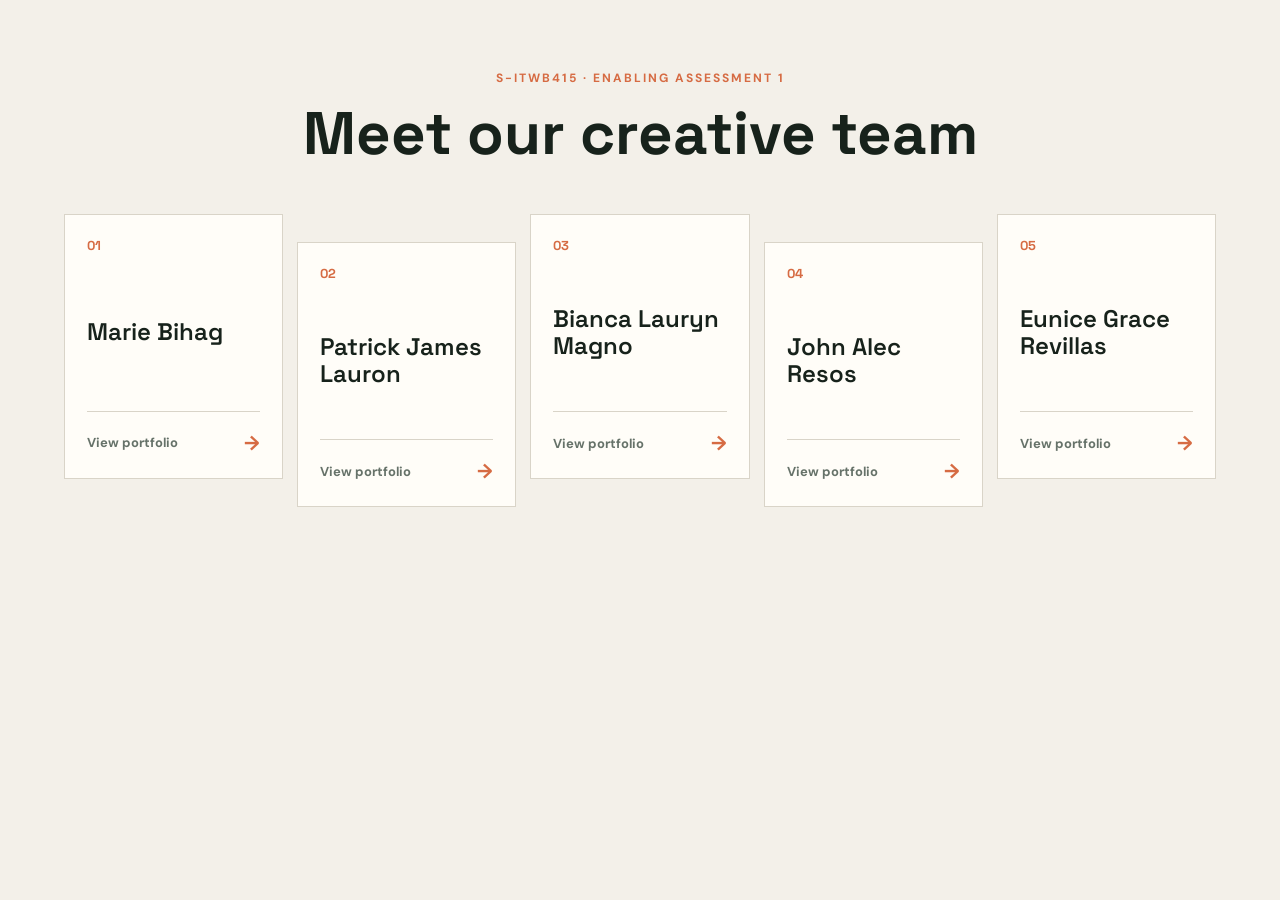
<file: index.html>
<!DOCTYPE html>
<html lang="en">

<head>
    <meta charset="UTF-8">
    <meta name="viewport" content="width=device-width, initial-scale=1.0">

    <link rel="stylesheet" href="style.css">

    <link rel="preconnect" href="https://fonts.googleapis.com">
    <link rel="preconnect" href="https://fonts.gstatic.com" crossorigin>

    <link
        href="https://fonts.googleapis.com/css2?family=DM+Sans:wght@400;500;700&family=Space+Grotesk:wght@500;600;700&display=swap"
        rel="stylesheet">

    <title>Our Portfolio</title>
</head>

<body>

    <main class="portfolio-page">

        <header class="page-heading">
            <p class="eyebrow">S-ITWB415 · Enabling Assessment 1</p>
            <h1>Meet our creative team</h1>
        </header>

        <section class="group-grid" aria-label="Team portfolios">

            <a class="group-card" href="Bihag-Marie/">
                <span class="card-number">01</span>
                <span class="card-name">Marie Bihag</span>
                <span class="card-link">
                    View portfolio
                    <span aria-hidden="true">&#8594;</span>
                </span>
            </a>

            <a class="group-card card-offset" href="Lauron-PatrickJames/">
                <span class="card-number">02</span>
                <span class="card-name">Patrick James Lauron</span>
                <span class="card-link">
                    View portfolio
                    <span aria-hidden="true">&#8594;</span>
                </span>
            </a>

            <a class="group-card" href="magno-bianca/">
                <span class="card-number">03</span>
                <span class="card-name">Bianca Lauryn Magno</span>
                <span class="card-link">
                    View portfolio
                    <span aria-hidden="true">&#8594;</span>
                </span>
            </a>

            <a class="group-card card-offset" href="Resos-JohnAlec/">
                <span class="card-number">04</span>
                <span class="card-name">John Alec Resos</span>
                <span class="card-link">
                    View portfolio
                    <span aria-hidden="true">&#8594;</span>
                </span>
            </a>

            <a class="group-card" href="Revillas-EuniceGrace/">
                <span class="card-number">05</span>
                <span class="card-name">Eunice Grace Revillas</span>
                <span class="card-link">
                    View portfolio
                    <span aria-hidden="true">&#8594;</span>
                </span>
            </a>

        </section>

    </main>

</body>

</html>
</file>
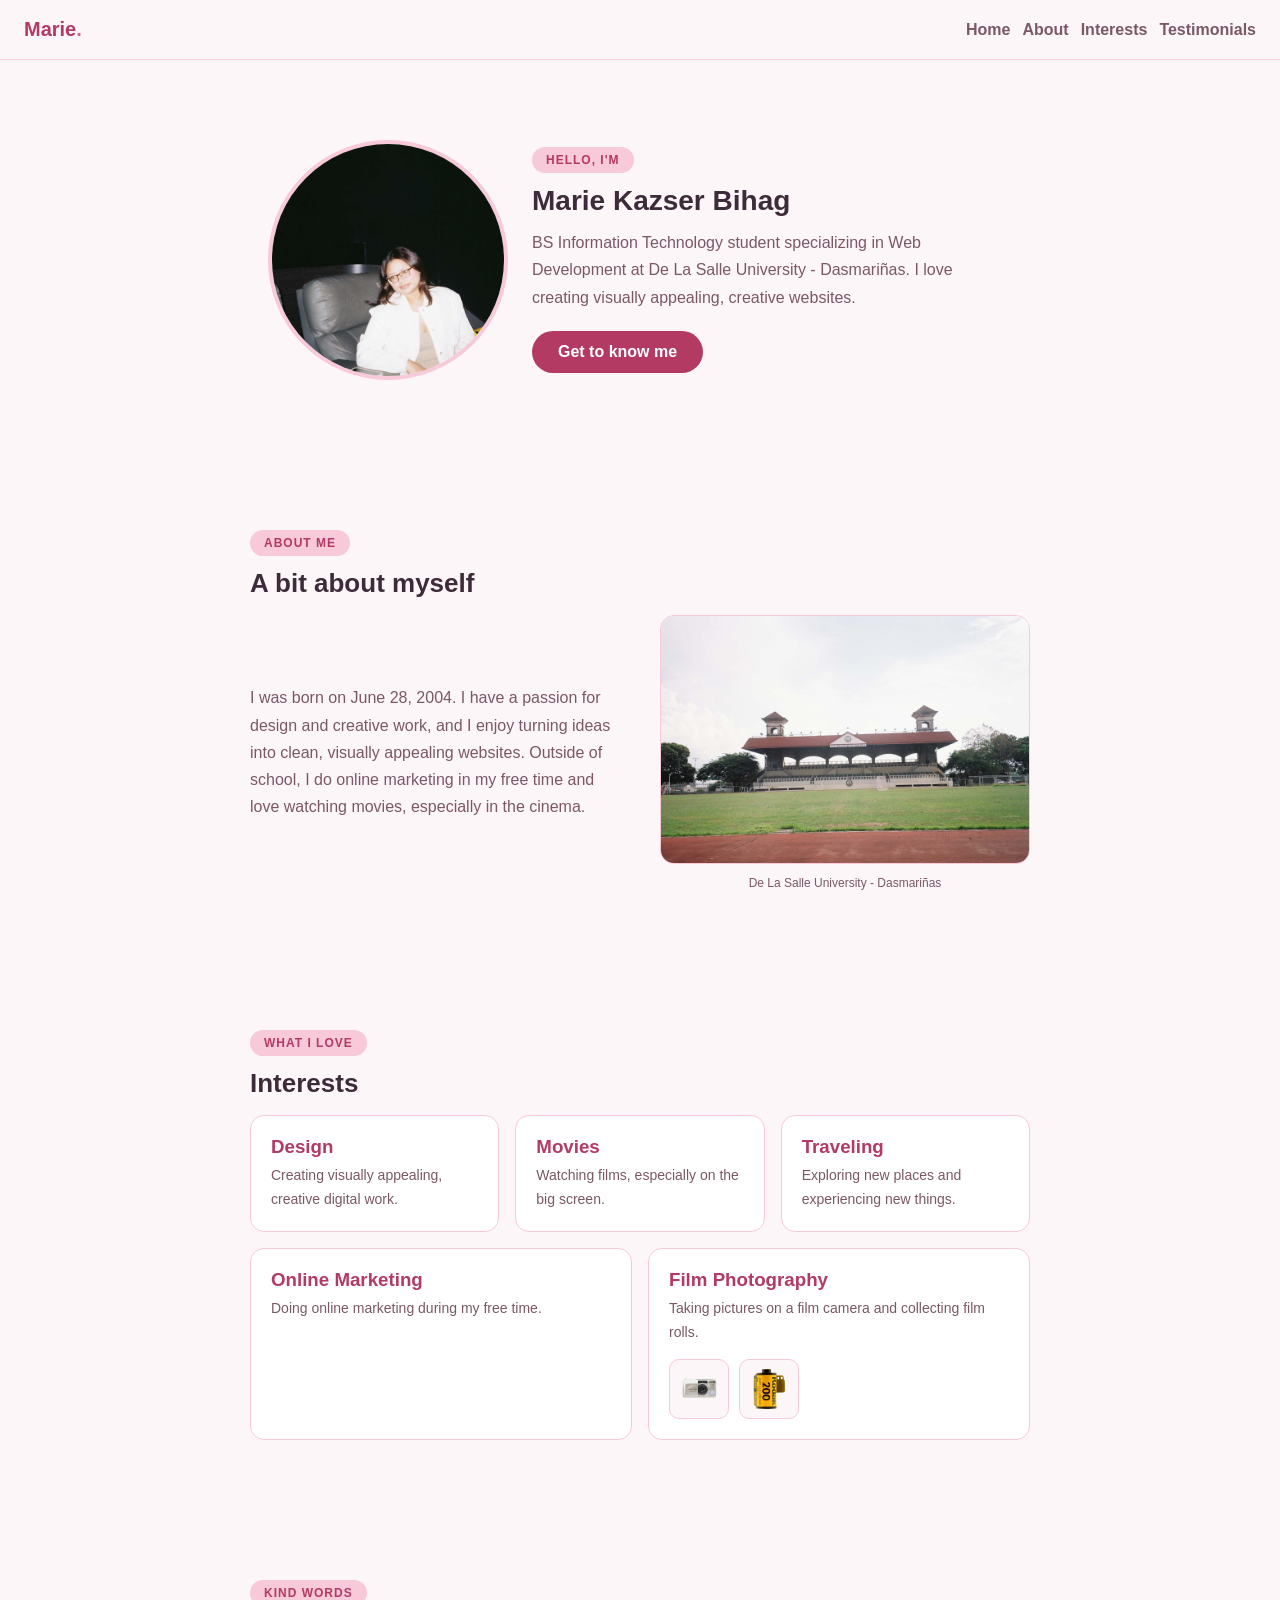
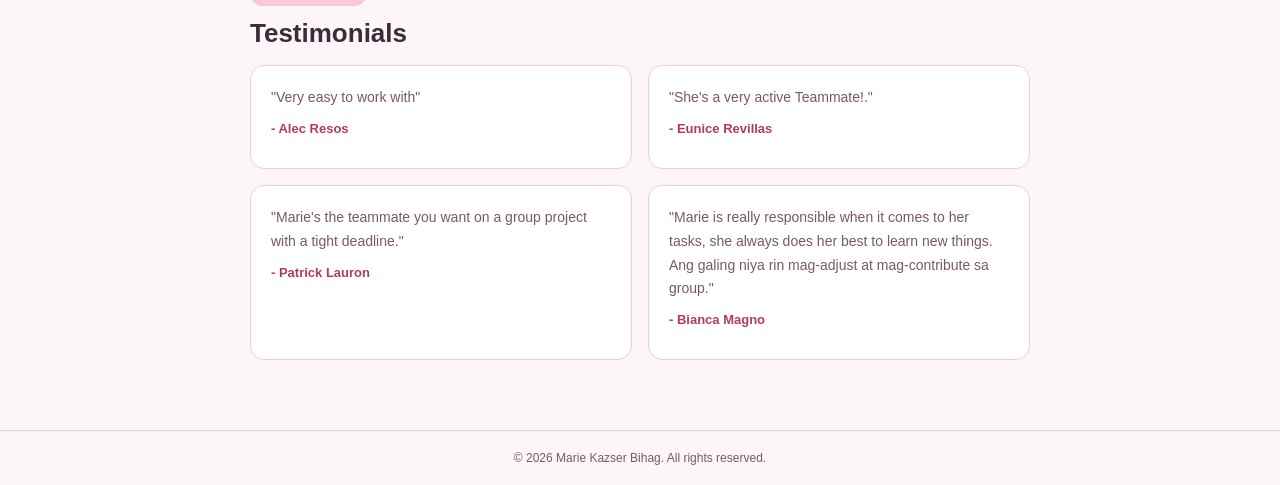
<file: Bihag-Marie/index.html>
<!DOCTYPE html>
<html lang="en">
<head>
  <meta charset="UTF-8">
  <meta name="viewport" content="width=device-width, initial-scale=1.0">
  <title>Marie Bihag - Portfolio</title>
  <link rel="stylesheet" href="style.css">
</head>
<body>

  <header id="site_header">
    <p class="logo">Marie<span>.</span></p>

    <button id="nav_toggle" aria-label="Toggle menu" aria-expanded="false">
      <span></span>
      <span></span>
      <span></span>
    </button>

    <nav id="site_nav">
      <a href="#home">Home</a>
      <a href="#about">About</a>
      <a href="#interests">Interests</a>
      <a href="#testimonials">Testimonials</a>
    </nav>
  </header>

  <main>

    <section id="home" class="hero reveal">
      <img class="hero-photo" src="./asset/photo.jpg" alt="Marie Kazser Bihag">
      <div class="hero-text">
        <span class="tag">Hello, I'm</span>
        <h1>Marie Kazser Bihag</h1>
        <p>
          BS Information Technology student specializing in Web
          Development at De La Salle University - Dasmariñas. I love
          creating visually appealing, creative websites.
        </p>
        <a class="btn" href="#about">Get to know me</a>
      </div>
    </section>

    <section id="about" class="block reveal">
      <span class="tag">About Me</span>
      <h2>A bit about myself</h2>
      <div class="about-content">
        <p>
          I was born on June 28, 2004. I have a passion for design and
          creative work, and I enjoy turning ideas into clean, visually
          appealing websites. Outside of school, I do online marketing in
          my free time and love watching movies, especially in the
          cinema.
        </p>
        <figure class="about-figure">
          <img
            src="./asset/dlsudschool.jpg"
            alt="De La Salle University - Dasmariñas grandstand">
          <figcaption>De La Salle University - Dasmariñas</figcaption>
        </figure>
      </div>
    </section>

    <section id="interests" class="block reveal">
      <span class="tag">What I Love</span>
      <h2>Interests</h2>
      <div class="interest-list">
        <div class="interest-item">
          <h3>Design</h3>
          <p>Creating visually appealing, creative digital work.</p>
        </div>
        <div class="interest-item">
          <h3>Movies</h3>
          <p>Watching films, especially on the big screen.</p>
        </div>
        <div class="interest-item">
          <h3>Traveling</h3>
          <p>Exploring new places and experiencing new things.</p>
        </div>
        <div class="interest-item">
          <h3>Online Marketing</h3>
          <p>Doing online marketing during my free time.</p>
        </div>
        <div class="interest-item">
          <h3>Film Photography</h3>
          <p>Taking pictures on a film camera and collecting film rolls.</p>
          <div class="interest-photos">
            <img
              src="./asset/olympus.png"
              alt="Olympus Infinity Zoom 70 film camera">
            <img src="./asset/filmroll.png" alt="Kodak 200 35mm film roll">
          </div>
        </div>
      </div>
    </section>

    <section id="testimonials" class="block reveal">
      <span class="tag">Kind Words</span>
      <h2>Testimonials</h2>
      <div class="testimonial-list">
        <article class="testimonial-item">
          <p class="testimonial-quote">"Very easy to work with"</p>
          <p class="testimonial-author">- Alec Resos</p>
        </article>
        <article class="testimonial-item">
          <p class="testimonial-quote">"She's a very active Teammate!."</p>
          <p class="testimonial-author">- Eunice Revillas</p>
        </article>
        <article class="testimonial-item">
          <p class="testimonial-quote">"Marie's the teammate you want on a group project with a tight deadline."</p>
          <p class="testimonial-author">- Patrick Lauron</p>
        </article>
        <article class="testimonial-item">
          <p class="testimonial-quote">"Marie is really responsible when it comes to her tasks, 
	        she always does her best to learn new things. 
	        Ang galing niya rin mag-adjust at mag-contribute
          sa group."</p>
          <p class="testimonial-author">- Bianca Magno</p>
        </article>
      </div>
    </section>

  </main>

  <footer>
    <p>&copy; 2026 Marie Kazser Bihag. All rights reserved.</p>
  </footer>

  <button id="to_top" aria-label="Back to top">&uarr;</button>

  <script src="script.js"></script>
</body>
</html>
</file>
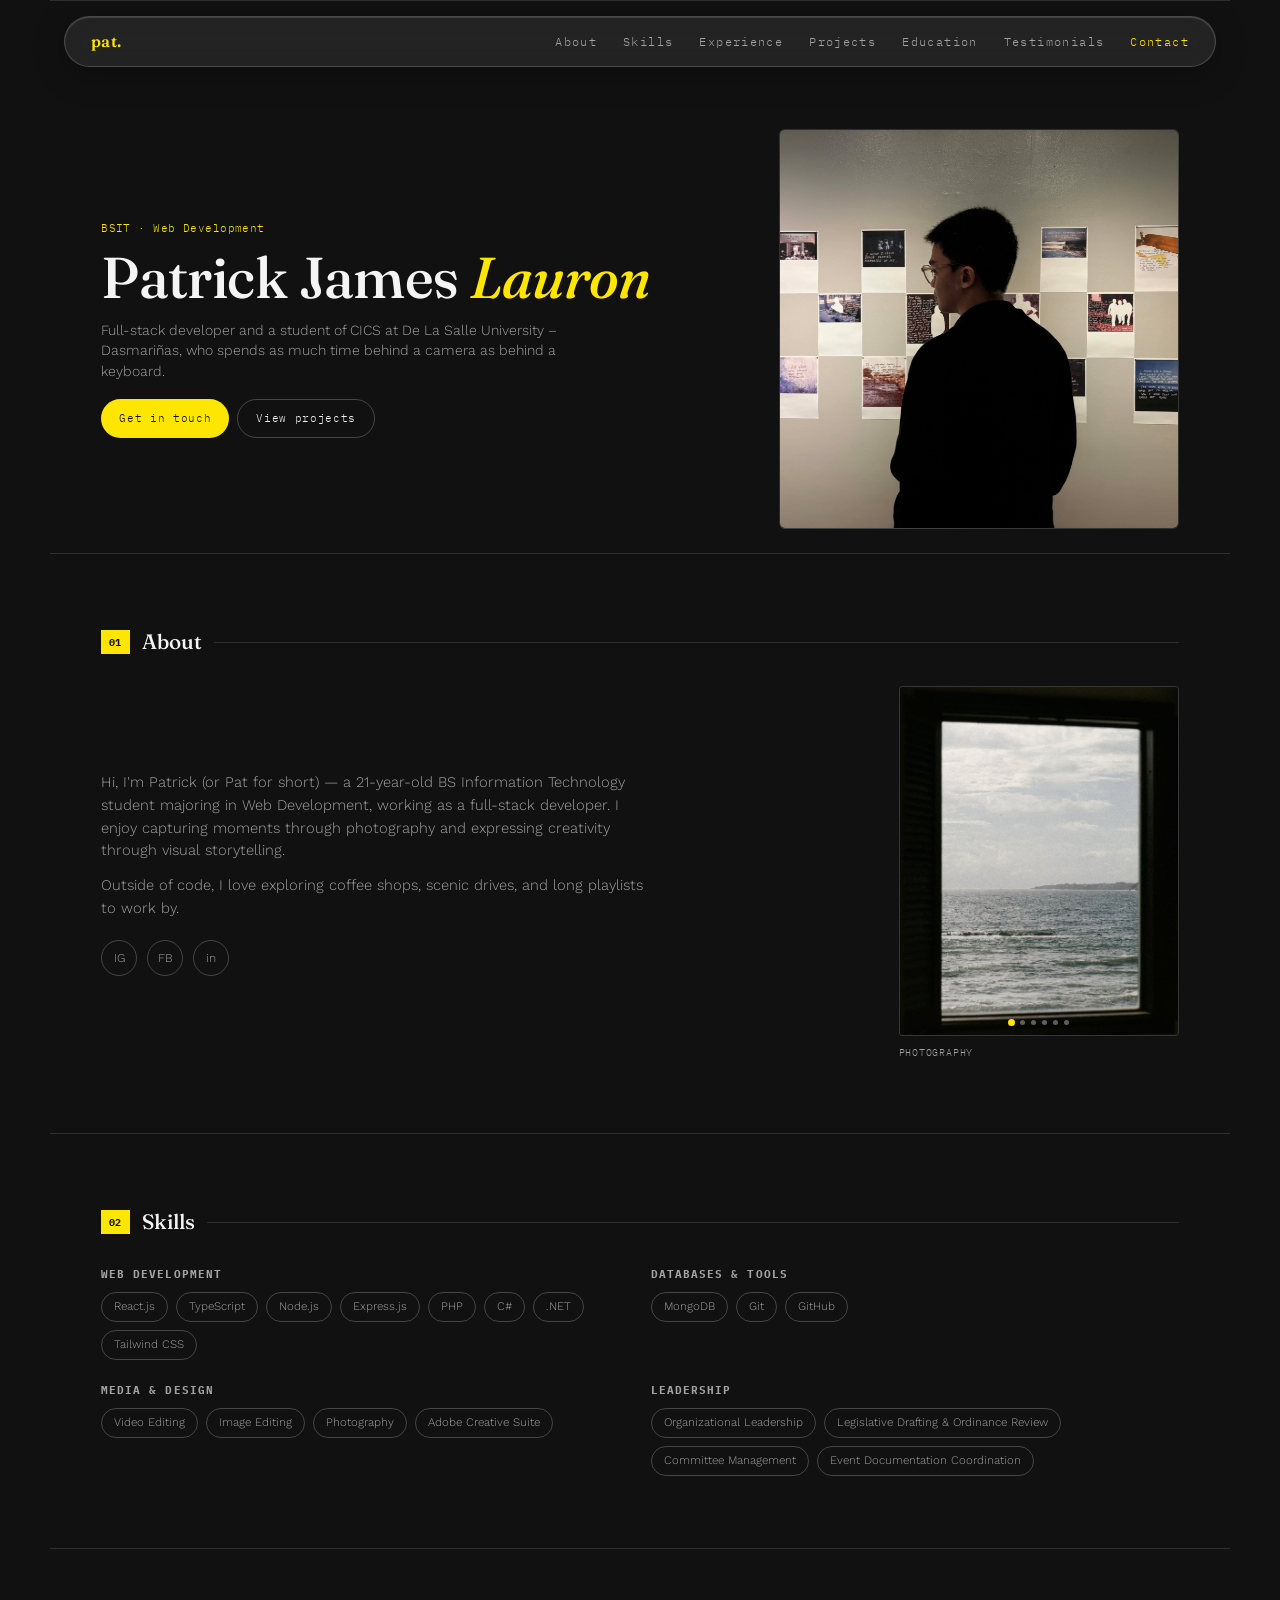
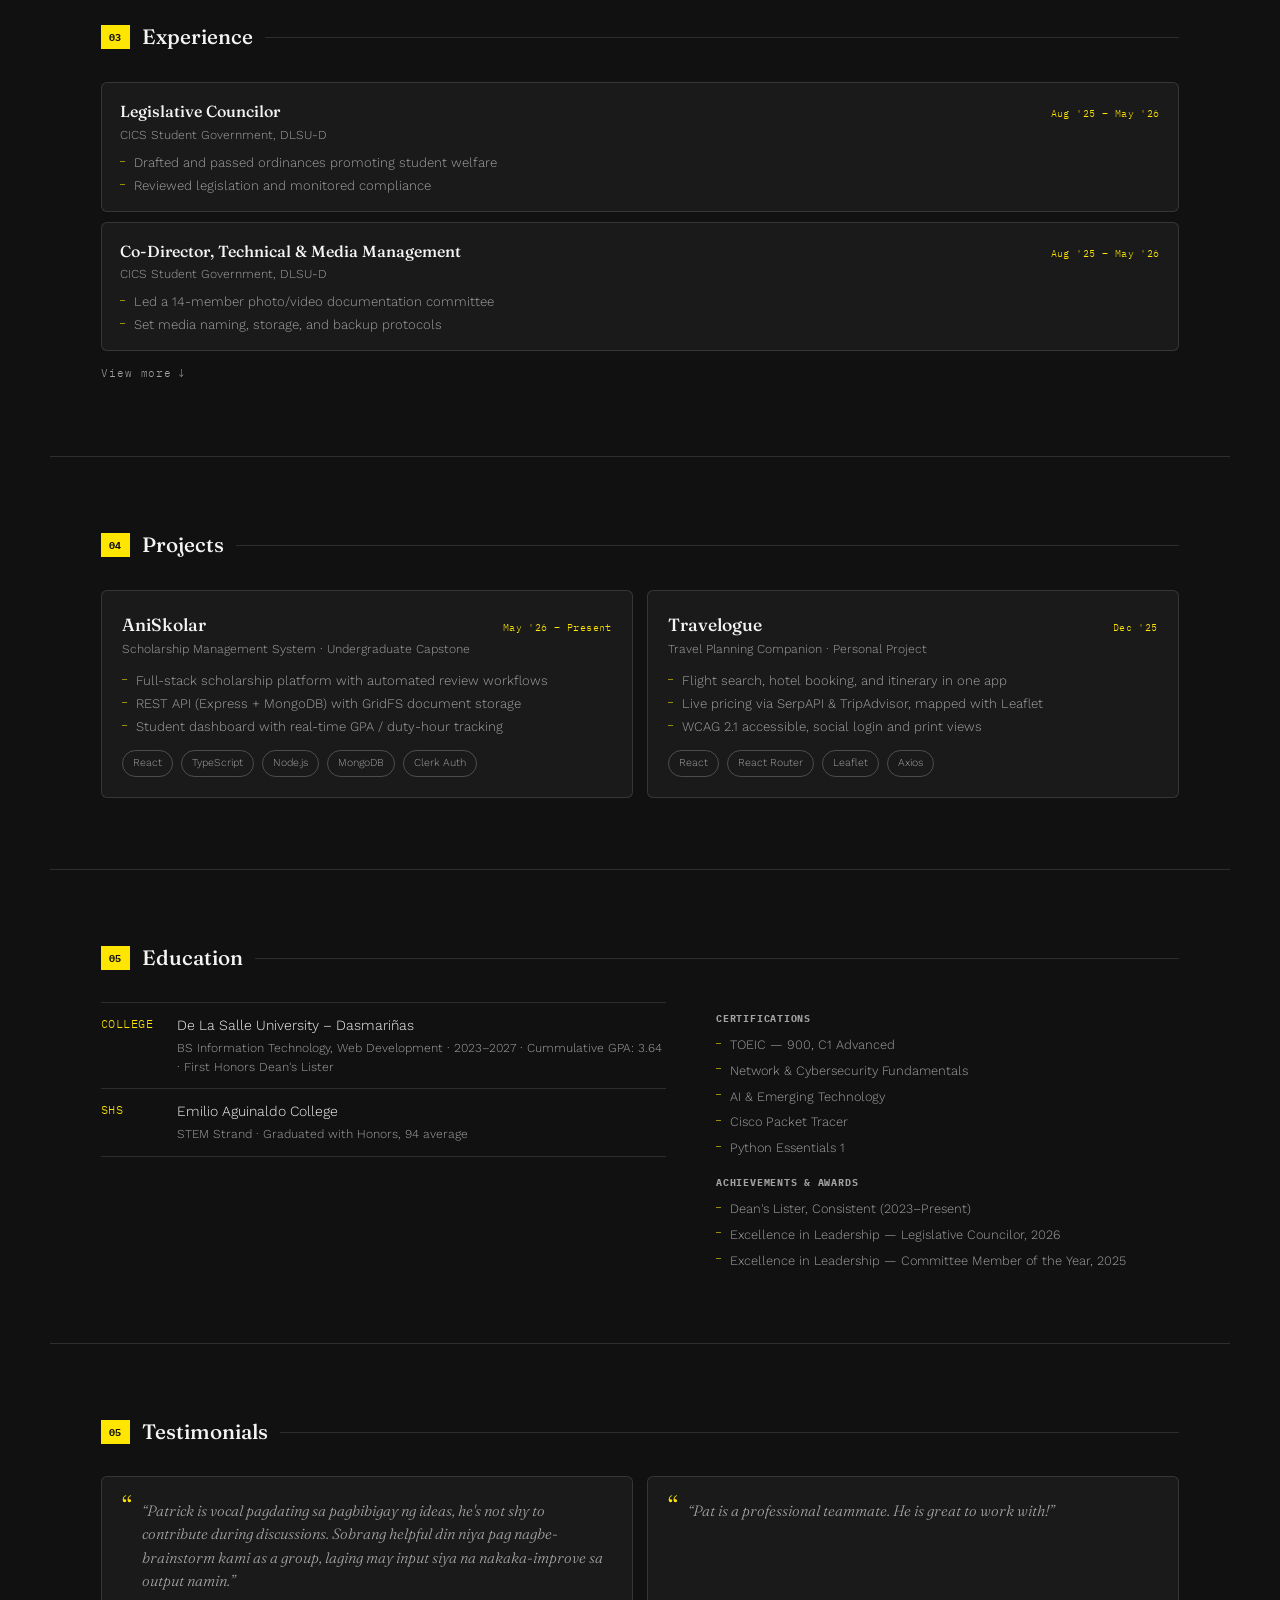
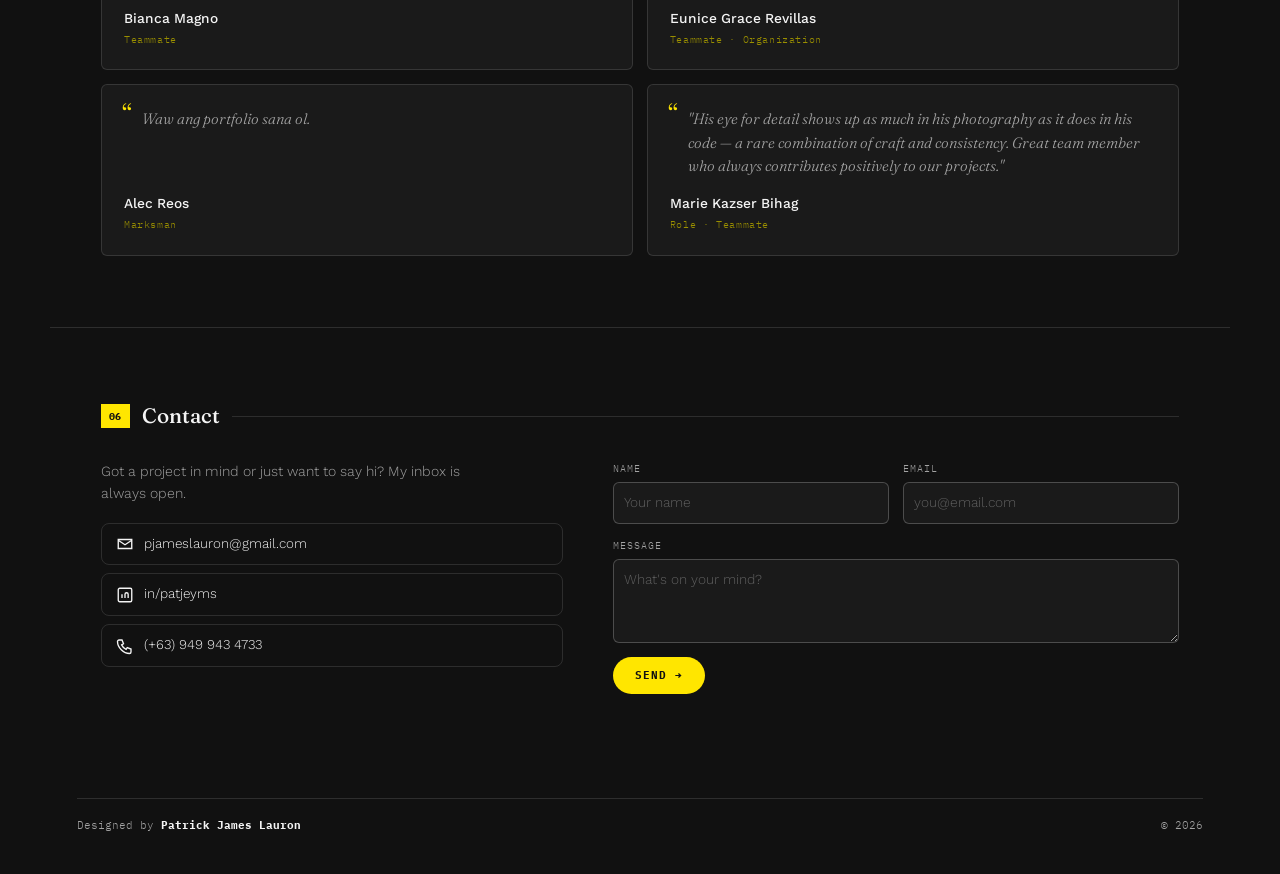
<file: Lauron-PatrickJames/index.html>
<!doctype html>
<html lang="en">
  <head>
    <meta charset="UTF-8" />
    <meta name="viewport" content="width=device-width, initial-scale=1.0" />
    <meta
      name="description"
      content="Patrick James Lauron's personal portfolio website."
    />
    <title>Patrick James Lauron — Portfolio</title>

    <link rel="preconnect" href="https://fonts.googleapis.com" />
    <link rel="preconnect" href="https://fonts.gstatic.com" crossorigin />
    <link
      href="https://fonts.googleapis.com/css2?family=Fraunces:ital,opsz,wght@0,9..144,300;0,9..144,500;0,9..144,600;1,9..144,500&family=Work+Sans:wght@300;400;500;600&family=IBM+Plex+Mono:wght@400;500&display=swap"
      rel="stylesheet"
    />
    <link rel="stylesheet" href="style.css" />
    <script src="script.js" defer></script>
  </head>

  <body>
    <header id="site_header">
      <a class="brand" href="#home" aria-label="Patrick James Lauron home">
        pat.
      </a>

      <nav id="site_nav" aria-label="Main navigation">
        <ul>
          <li><a href="#about">About</a></li>
          <li><a href="#skills">Skills</a></li>
          <li><a href="#experience">Experience</a></li>
          <li><a href="#projects">Projects</a></li>
          <li><a href="#education">Education</a></li>
          <li><a href="#testimonials">Testimonials</a></li>
          <li><a href="#contact">Contact</a></li>
        </ul>
      </nav>

      <button
        class="nav-toggle"
        id="nav_toggle"
        type="button"
        aria-label="Toggle menu"
        aria-expanded="false"
        aria-controls="site_nav"
      >
        <span></span>
      </button>
    </header>

    <main>
      <section class="hero" id="home">
        <div class="hero-grid">
          <div class="frame">
            <img
              class="frame-photo"
              src="assets/pic_1.jpg"
              alt="Patrick James Lauron"
            />
          </div>

          <div>
            <p class="eyebrow mono">BSIT · Web Development</p>
            <h1>Patrick James <em>Lauron</em></h1>
            <p class="hero-role">
              Full-stack developer and a student of CICS at De La Salle
              University – Dasmariñas, who spends as much time behind a camera
              as behind a keyboard.
            </p>

            <div class="hero-actions">
              <a class="btn btn-primary" href="#contact">Get in touch</a>
              <a class="btn btn-ghost" href="#projects">View projects</a>
            </div>
          </div>
        </div>
      </section>

      <section id="about">
        <div class="section-label reveal">
          <span class="idx mono">01</span>
          <h2>About</h2>
          <div class="rule"></div>
        </div>

        <div class="about-grid reveal">
          <div class="about-main">
            <p>
              Hi, I'm Patrick (or Pat for short) — a 21-year-old BS Information
              Technology student majoring in Web Development, working as a
              full-stack developer. I enjoy capturing moments through
              photography and expressing creativity through visual storytelling.
            </p>
            <p>
              Outside of code, I love exploring coffee shops, scenic drives, and
              long playlists to work by.
            </p>

            <div class="social-row">
              <a
                href="https://www.instagram.com/patjeyms/"
                target="_blank"
                rel="noopener noreferrer"
                aria-label="Instagram"
                >IG</a
              >
              <a
                href="https://www.facebook.com/patjeyms"
                target="_blank"
                rel="noopener noreferrer"
                aria-label="Facebook"
                >FB</a
              >
              <a
                href="https://www.linkedin.com/in/patjeyms/"
                target="_blank"
                rel="noopener noreferrer"
                aria-label="LinkedIn"
                >in</a
              >
            </div>
          </div>

          <aside class="about-side">
            <div class="carousel" id="about_carousel">
              <img
                class="carousel-slide is-active"
                src="assets/photography.jpg"
                alt="Photography sample"
                data-label="PHOTOGRAPHY"
              />
              <img
                class="carousel-slide"
                src="assets/photography_3.jpg"
                alt="Photography sample"
                data-label="PHOTOGRAPHY"
              />
              <img
                class="carousel-slide"
                src="assets/explore_1.jpg"
                alt="Exploring sample"
                data-label="EXPLORING"
              />
              <img
                class="carousel-slide"
                src="assets/explore_2.jpg"
                alt="Exploring sample"
                data-label="EXPLORING"
              />
              <img
                class="carousel-slide"
                src="assets/driving.jpg"
                alt="Driving sample"
                data-label="DRIVING"
              />
              <img
                class="carousel-slide"
                src="assets/driving_2.jpg"
                alt="Driving sample"
                data-label="DRIVING"
              />

              <div class="carousel-dots" id="carousel_dots"></div>
            </div>
            <p class="side-caption mono" id="carousel_caption">PHOTOGRAPHY</p>
          </aside>
        </div>
      </section>

      <section id="skills">
        <div class="section-label reveal">
          <span class="idx mono">02</span>
          <h2>Skills</h2>
          <div class="rule"></div>
        </div>

        <div class="skills-grid reveal">
          <div class="skill-group">
            <h4>Web Development</h4>
            <div class="chip-row">
              <span class="chip">React.js</span>
              <span class="chip">TypeScript</span>
              <span class="chip">Node.js</span>
              <span class="chip">Express.js</span>
              <span class="chip">PHP</span>
              <span class="chip">C#</span>
              <span class="chip">.NET</span>
              <span class="chip">Tailwind CSS</span>
            </div>
          </div>

          <div class="skill-group">
            <h4>Databases &amp; Tools</h4>
            <div class="chip-row">
              <span class="chip">MongoDB</span>
              <span class="chip">Git</span>
              <span class="chip">GitHub</span>
            </div>
          </div>

          <div class="skill-group">
            <h4>Media &amp; Design</h4>
            <div class="chip-row">
              <span class="chip">Video Editing</span>
              <span class="chip">Image Editing</span>
              <span class="chip">Photography</span>
              <span class="chip">Adobe Creative Suite</span>
            </div>
          </div>

          <div class="skill-group">
            <h4>Leadership</h4>
            <div class="chip-row">
              <span class="chip">Organizational Leadership</span>
              <span class="chip">Legislative Drafting & Ordinance Review</span>
              <span class="chip">Committee Management</span>
              <span class="chip">Event Documentation Coordination</span>
            </div>
          </div>
        </div>
      </section>

      <section id="experience">
        <div class="section-label reveal">
          <span class="idx mono">03</span>
          <h2>Experience</h2>
          <div class="rule"></div>
        </div>

        <div class="exp-list reveal" id="exp_list">
          <article class="exp-card">
            <div class="exp-head">
              <div>
                <h3>Legislative Councilor</h3>
                <p class="exp-org">CICS Student Government, DLSU-D</p>
              </div>
              <span class="exp-date mono">Aug '25 – May '26</span>
            </div>
            <ul class="exp-bullets">
              <li>Drafted and passed ordinances promoting student welfare</li>
              <li>Reviewed legislation and monitored compliance</li>
            </ul>
          </article>

          <article class="exp-card">
            <div class="exp-head">
              <div>
                <h3>Co-Director, Technical &amp; Media Management</h3>
                <p class="exp-org">CICS Student Government, DLSU-D</p>
              </div>
              <span class="exp-date mono">Aug '25 – May '26</span>
            </div>
            <ul class="exp-bullets">
              <li>Led a 14-member photo/video documentation committee</li>
              <li>Set media naming, storage, and backup protocols</li>
            </ul>
          </article>

          <article class="exp-card exp-extra">
            <div class="exp-head">
              <div>
                <h3>Freelance Video Editor &amp; Graphic Designer</h3>
                <p class="exp-org">Independent, Remote</p>
              </div>
              <span class="exp-date mono">Jun '24 – Apr '26</span>
            </div>
            <ul class="exp-bullets">
              <li>Edited promotional and social media videos</li>
              <li>Designed marketing graphics on a recurring schedule</li>
            </ul>
          </article>
        </div>

        <button
          class="view-more mono"
          id="exp_toggle"
          type="button"
          aria-expanded="false"
          aria-controls="exp_list"
        >
          View more <span class="arrow" aria-hidden="true">↓</span>
        </button>
      </section>

      <section id="projects">
        <div class="section-label reveal">
          <span class="idx mono">04</span>
          <h2>Projects</h2>
          <div class="rule"></div>
        </div>

        <div class="proj-grid reveal">
          <article class="proj-card">
            <div class="proj-head">
              <h3>AniSkolar</h3>
              <span class="exp-date mono">May '26 – Present</span>
            </div>
            <p class="proj-sub">
              Scholarship Management System · Undergraduate Capstone
            </p>
            <ul class="exp-bullets">
              <li>
                Full-stack scholarship platform with automated review workflows
              </li>
              <li>REST API (Express + MongoDB) with GridFS document storage</li>
              <li>Student dashboard with real-time GPA / duty-hour tracking</li>
            </ul>
            <div class="chip-row proj-stack">
              <span class="chip">React</span>
              <span class="chip">TypeScript</span>
              <span class="chip">Node.js</span>
              <span class="chip">MongoDB</span>
              <span class="chip">Clerk Auth</span>
            </div>
          </article>

          <article class="proj-card">
            <div class="proj-head">
              <h3>Travelogue</h3>
              <span class="exp-date mono">Dec '25</span>
            </div>
            <p class="proj-sub">Travel Planning Companion · Personal Project</p>
            <ul class="exp-bullets">
              <li>Flight search, hotel booking, and itinerary in one app</li>
              <li>
                Live pricing via SerpAPI &amp; TripAdvisor, mapped with Leaflet
              </li>
              <li>WCAG 2.1 accessible, social login and print views</li>
            </ul>
            <div class="chip-row proj-stack">
              <span class="chip">React</span>
              <span class="chip">React Router</span>
              <span class="chip">Leaflet</span>
              <span class="chip">Axios</span>
            </div>
          </article>
        </div>
      </section>

      <section id="education">
        <div class="section-label reveal">
          <span class="idx mono">05</span>
          <h2>Education</h2>
          <div class="rule"></div>
        </div>

        <div class="edu-grid reveal">
          <div class="edu-list">
            <div class="edu-item">
              <div class="stage mono">COLLEGE</div>
              <div>
                <div class="school">De La Salle University – Dasmariñas</div>
                <div class="note">
                  BS Information Technology, Web Development · 2023–2027 ·
                  Cummulative GPA: 3.64 · First Honors Dean's Lister
                </div>
              </div>
            </div>

            <div class="edu-item">
              <div class="stage mono">SHS</div>
              <div>
                <div class="school">Emilio Aguinaldo College</div>
                <div class="note">
                  STEM Strand · Graduated with Honors, 94 average
                </div>
              </div>
            </div>
          </div>

          <div class="cert-col">
            <h4 class="side-caption mono">CERTIFICATIONS</h4>
            <ul class="cert-list">
              <li>TOEIC — 900, C1 Advanced</li>
              <li>Network &amp; Cybersecurity Fundamentals</li>
              <li>AI &amp; Emerging Technology</li>
              <li>Cisco Packet Tracer</li>
              <li>Python Essentials 1</li>
            </ul>

            <h4 class="side-caption mono">ACHIEVEMENTS & AWARDS</h4>
            <ul class="cert-list">
              <li>Dean's Lister, Consistent (2023–Present)</li>
              <li>Excellence in Leadership — Legislative Councilor, 2026</li>
              <li>
                Excellence in Leadership — Committee Member of the Year, 2025
              </li>
            </ul>
          </div>
        </div>
      </section>

      <section id="testimonials">
        <div class="section-label reveal">
          <span class="idx mono">05</span>
          <h2>Testimonials</h2>
          <div class="rule"></div>
        </div>

        <div class="testi-grid reveal">
          <figure class="testi-card">
            <blockquote>
              “Patrick is vocal pagdating sa pagbibigay ng ideas, he's not shy
              to contribute during discussions. Sobrang helpful din niya pag
              nagbe-brainstorm kami as a group, laging may input siya na
              nakaka-improve sa output namin.”
            </blockquote>
            <figcaption>
              <span class="testi-name">Bianca Magno</span>
              <span class="testi-role mono">Teammate</span>
            </figcaption>
          </figure>

          <figure class="testi-card">
            <blockquote>
              “Pat is a professional teammate. He is great to work with!”
            </blockquote>
            <figcaption>
              <span class="testi-name">Eunice Grace Revillas</span>
              <span class="testi-role mono">Teammate · Organization</span>
            </figcaption>
          </figure>

          <figure class="testi-card">
            <blockquote>Waw ang portfolio sana ol.</blockquote>
            <figcaption>
              <span class="testi-name">Alec Reos</span>
              <span class="testi-role mono">Marksman</span>
            </figcaption>
          </figure>

          <figure class="testi-card">
            <blockquote>
              "His eye for detail shows up as much in his photography as it does
              in his code — a rare combination of craft and consistency. Great
              team member who always contributes positively to our projects."
            </blockquote>
            <figcaption>
              <span class="testi-name">Marie Kazser Bihag</span>
              <span class="testi-role mono">Role · Teammate</span>
            </figcaption>
          </figure>
        </div>
      </section>

      <section id="contact">
        <div class="section-label reveal">
          <span class="idx mono">06</span>
          <h2>Contact</h2>
          <div class="rule"></div>
        </div>

        <div class="contact-grid reveal">
          <div class="contact-info">
            <p>
              Got a project in mind or just want to say hi? My inbox is always
              open.
            </p>

            <div class="contact-links">
              <a class="contact-pill" href="mailto:pjameslauron@gmail.com">
                <span class="c-icon" aria-hidden="true">
                  <svg
                    viewBox="0 0 24 24"
                    fill="none"
                    stroke="currentColor"
                    stroke-width="1.8"
                  >
                    <path d="M3 6h18v12H3z" />
                    <path d="M3 7l9 6 9-6" />
                  </svg>
                </span>
                <span>pjameslauron@gmail.com</span>
              </a>

              <a
                class="contact-pill"
                href="https://www.linkedin.com/in/patjeyms/"
                target="_blank"
                rel="noopener noreferrer"
              >
                <span class="c-icon" aria-hidden="true">
                  <svg
                    viewBox="0 0 24 24"
                    fill="none"
                    stroke="currentColor"
                    stroke-width="1.8"
                  >
                    <rect x="3" y="3" width="18" height="18" rx="2" />
                    <path
                      d="M8 11v5M8 8v.01M12 16v-5
                    M12 11c0-1.2 1-2 2.2-2s2 .9 2 2.1V16"
                    />
                  </svg>
                </span>
                <span>in/patjeyms</span>
              </a>

              <a class="contact-pill" href="tel:+639499434733">
                <span class="c-icon" aria-hidden="true">
                  <svg
                    viewBox="0 0 24 24"
                    fill="none"
                    stroke="currentColor"
                    stroke-width="1.8"
                  >
                    <path
                      d="M4 4h4l2 5-2.5 1.5a12 12 0 0 0 6 6L15 14
                    l5 2v4c0 1-1 2-2 2C10 22 2 14 2 6c0-1 1-2 2-2z"
                    />
                  </svg>
                </span>
                <span>(+63) 949 943 4733</span>
              </a>
            </div>
          </div>

          <form class="contact-form" id="contact_form">
            <div class="field-row">
              <div class="field">
                <label class="mono" for="cf_name">Name</label>
                <input
                  type="text"
                  id="cf_name"
                  name="name"
                  placeholder="Your name"
                  autocomplete="name"
                  required
                />
              </div>

              <div class="field">
                <label class="mono" for="cf_email">Email</label>
                <input
                  type="email"
                  id="cf_email"
                  name="email"
                  placeholder="you@email.com"
                  autocomplete="email"
                  required
                />
              </div>
            </div>

            <div class="field">
              <label class="mono" for="cf_message">Message</label>
              <textarea
                id="cf_message"
                name="message"
                rows="3"
                placeholder="What's on your mind?"
                required
              ></textarea>
            </div>

            <button class="send-btn" type="submit">
              Send <span class="arrow" aria-hidden="true">→</span>
            </button>
          </form>
        </div>
      </section>
    </main>

    <footer>
      <div class="foot-line">
        <div>Designed by <strong>Patrick James Lauron</strong></div>
        <div>© 2026</div>
      </div>
    </footer>

    <button class="to-top" id="to_top" type="button" aria-label="Back to top">
      ↑
    </button>
  </body>
</html>
</file>
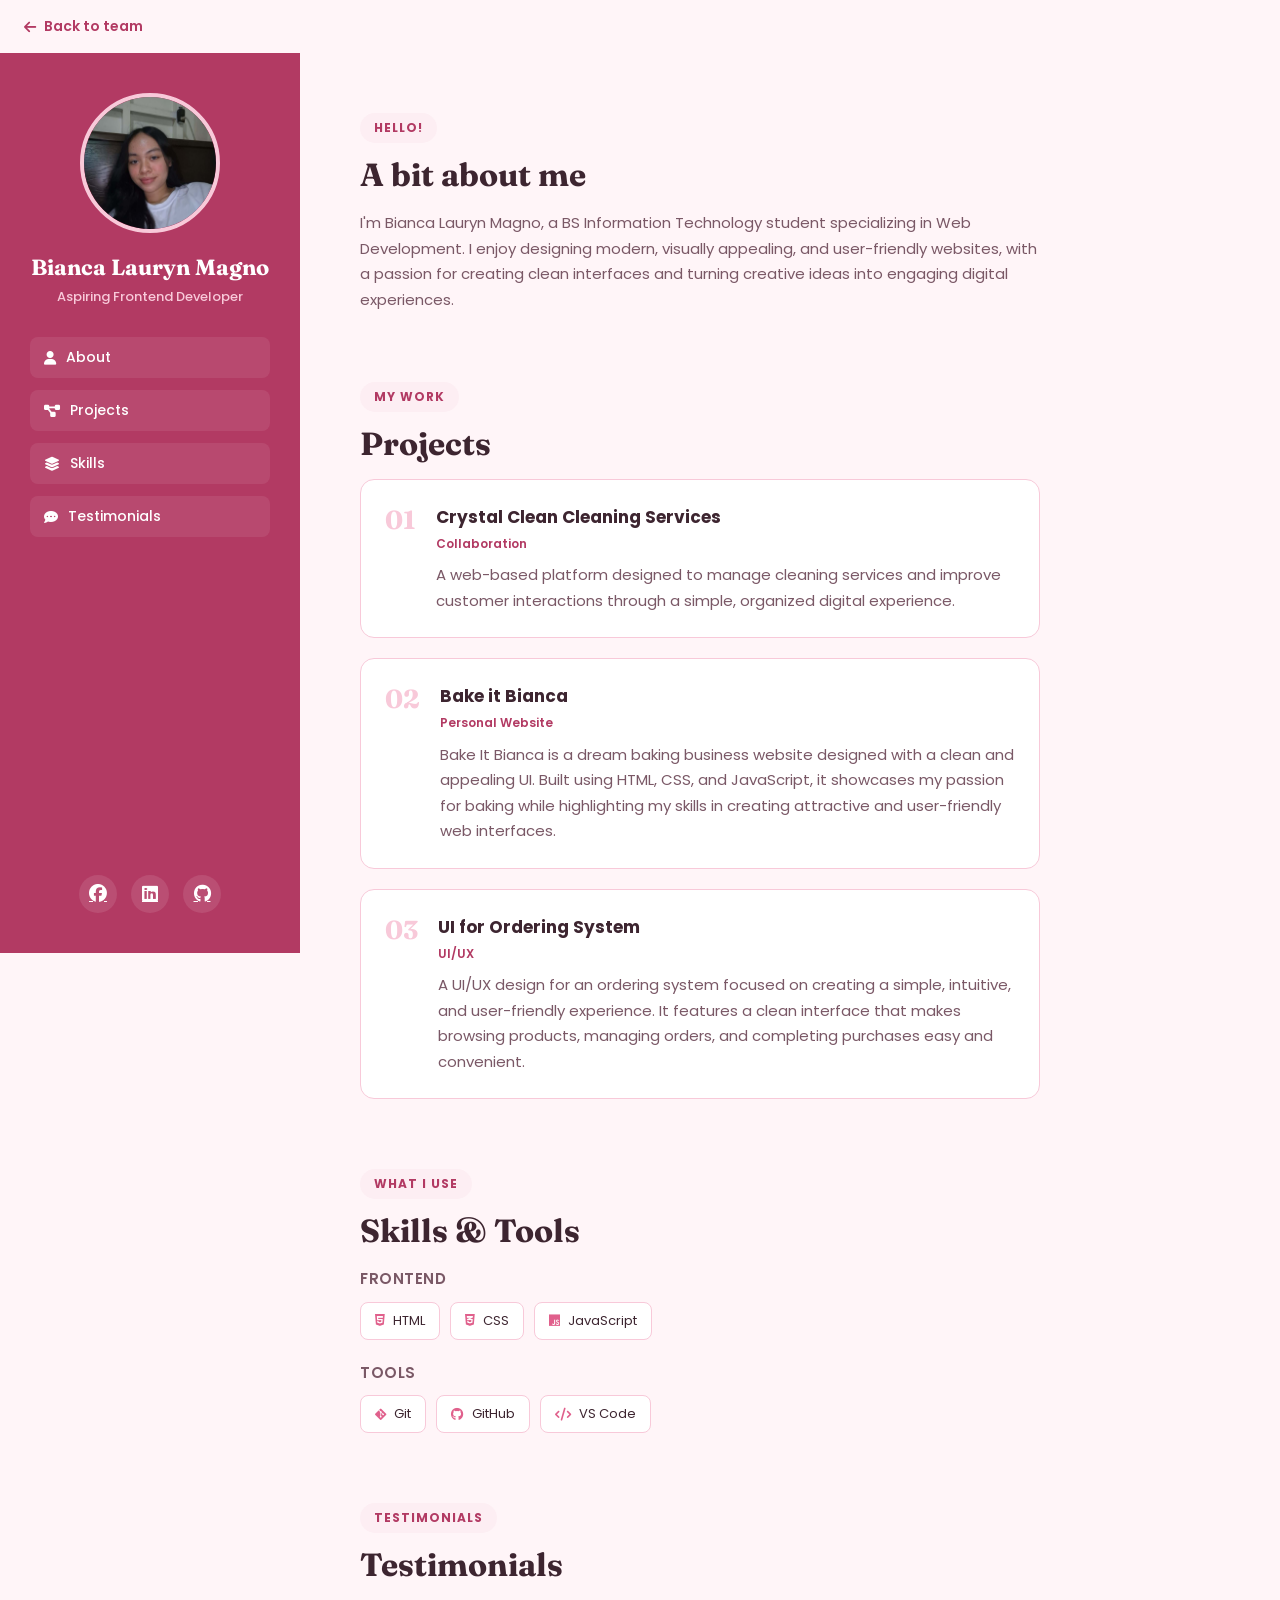
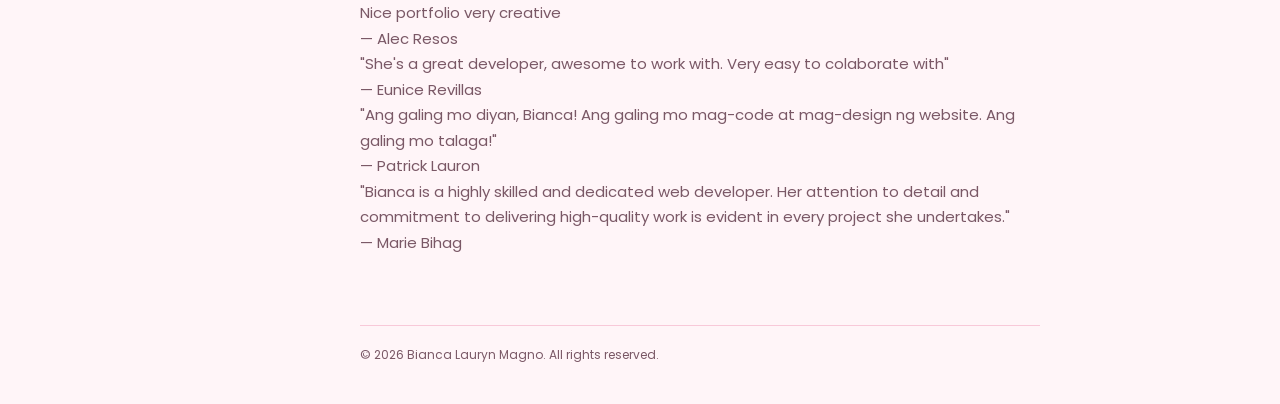
<file: magno-bianca/index.html>
<!DOCTYPE html>
<html lang="en">
<head>
    <meta charset="UTF-8">
    <meta name="viewport" content="width=device-width, initial-scale=1.0">

    <link rel="preconnect" href="https://fonts.googleapis.com">
    <link rel="preconnect" href="https://fonts.gstatic.com" crossorigin>
    <link href="https://fonts.googleapis.com/css2?family=Poppins:wght@400;500;600;700&family=Fraunces:wght@600;700&display=swap" rel="stylesheet">

    <link rel="stylesheet" href="https://cdnjs.cloudflare.com/ajax/libs/font-awesome/6.7.2/css/all.min.css">
    <link rel="stylesheet" href="styles.css">

    <title>Bianca Magno - Portfolio</title>
</head>
<body>

    <a class="back-link" href="../index.html">
        <i class="fa-solid fa-arrow-left"></i>
        Back to team
    </a>

    <div class="layout">

        <aside class="sidebar">
            <div class="avatar">
                <img src="./asset/pic.jpg" alt="Bianca Lauryn Magno">
            </div>

            <h1>Bianca Lauryn Magno</h1>
            <p class="role">Aspiring Frontend Developer</p>

            <nav class="side-nav">
                <a href="#about">
                    <i class="fa-solid fa-user"></i>
                    About
                </a>
                <a href="#projects">
                    <i class="fa-solid fa-diagram-project"></i>
                    Projects
                </a>
                <a href="#skills">
                    <i class="fa-solid fa-layer-group"></i>
                    Skills
                </a>
                <a href="#testimonials">
                    <i class="fa-solid fa-comment-dots"></i>
                    Testimonials
                </a>
            </nav>

            <div class="socials">
                <a href="https://www.facebook.com/biancalauryn.magno/"
                   target="_blank"
                   aria-label="Facebook">
                    <i class="fa-brands fa-facebook"></i>
                </a>

                <a href="https://www.linkedin.com/in/bianca-magno-7897903b8/"
                   target="_blank"
                   aria-label="LinkedIn">
                    <i class="fa-brands fa-linkedin"></i>
                </a>

                <a href="https://github.com/MagnoBiancaLauryn"
                   target="_blank"
                   aria-label="GitHub">
                    <i class="fa-brands fa-github"></i>
                </a>
            </div>
        </aside>

        <main class="content">

            <section id="about" class="block">
                <span class="tag">Hello!</span>
                <h2>A bit about me</h2>
                <p>
                    I'm Bianca Lauryn Magno, a BS Information Technology
                    student specializing in Web Development. I enjoy
                    designing modern, visually appealing, and
                    user-friendly websites, with a passion for creating
                    clean interfaces and turning creative ideas into
                    engaging digital experiences.
                </p>
            </section>

            <section id="projects" class="block">
                <span class="tag">My Work</span>
                <h2>Projects</h2>

                <div class="project-list">
                    <div class="project-item">
                        <span class="num">01</span>
                        <div>
                            <h3>Crystal Clean Cleaning Services</h3>
                            <p class="meta">Collaboration</p>
                            <p>
                                A web-based platform designed to manage
                                cleaning services and improve customer
                                interactions through a simple, organized
                                digital experience.
                            </p>
                        </div>
                    </div>

                    <div class="project-item">
                        <span class="num">02</span>
                        <div>
                            <h3>Bake it Bianca</h3>
                            <p class="meta">Personal Website</p>
                            <p>
                                Bake It Bianca is a dream baking business
                                website designed with a clean and appealing
                                UI. Built using HTML, CSS, and JavaScript,
                                it showcases my passion for baking while
                                highlighting my skills in creating
                                attractive and user-friendly web
                                interfaces.
                            </p>
                        </div>
                    </div>

                    <div class="project-item">
                        <span class="num">03</span>
                        <div>
                            <h3>UI for Ordering System</h3>
                            <p class="meta">UI/UX</p>
                            <p>
                                A UI/UX design for an ordering system
                                focused on creating a simple, intuitive,
                                and user-friendly experience. It features
                                a clean interface that makes browsing
                                products, managing orders, and completing
                                purchases easy and convenient.
                            </p>
                        </div>
                    </div>
                </div>
            </section>

            <section id="skills" class="block">
                <span class="tag">What I Use</span>
                <h2>Skills &amp; Tools</h2>

                <div class="skill-row">
                    <p class="skill-label">Frontend</p>
                    <div class="chips">
                        <span><i class="fa-brands fa-html5"></i> HTML</span>
                        <span><i class="fa-brands fa-css3-alt"></i> CSS</span>
                        <span><i class="fa-brands fa-js"></i> JavaScript</span>
                    </div>
                </div>

                <div class="skill-row">
                    <p class="skill-label">Tools</p>
                    <div class="chips">
                        <span><i class="fa-brands fa-git-alt"></i> Git</span>
                        <span><i class="fa-brands fa-github"></i> GitHub</span>
                        <span><i class="fa-solid fa-code"></i> VS Code</span>
                    </div>
                </div>

            </section>

            <section id="testimonials" class="block">
                <span class="tag">Testimonials</span>
                <h2>Testimonials</h2>

                <div class="testimonial-list">
                    <div class="testimonial-item">
                        <!-- TODO(Resos, Alec): Replace nyo here -->
                        <p>
                            Nice portfolio very creative
                        </p>
                        <p class="author">— Alec Resos</p>
                    </div>

                    <div class="testimonial-item">
                        <!-- TODO(Revillas, Eunice): Replace nyo here -->
                        <p>
                            "She's a great developer, awesome to work with. Very easy to colaborate with"
                        </p>
                        <p class="author">— Eunice Revillas</p>
                    </div>

                    <div class="testimonial-item">
                        <!-- TODO(Lauron, Patrick): Replace nyo here -->
                        <p>
                            "Ang galing mo diyan, Bianca! Ang galing mo mag-code at mag-design ng website. Ang galing mo talaga!"
                        </p>
                        <p class="author">— Patrick Lauron</p>
                    </div>

                    <div class="testimonial-item">
                        <!-- TODO(Bihag, Marie): Replace nyo here -->
                        <p>
                            "Bianca is a highly skilled and dedicated web developer. 
                            Her attention to detail and commitment to delivering 
                            high-quality work is evident in every project she undertakes."
                        </p>
                        <p class="author">— Marie Bihag</p>
                    </div>
                </div>
            </section>

            <footer>
                <p>&copy; 2026 Bianca Lauryn Magno. All rights reserved.</p>
            </footer>

        </main>
    </div>

</body>
</html>
</file>
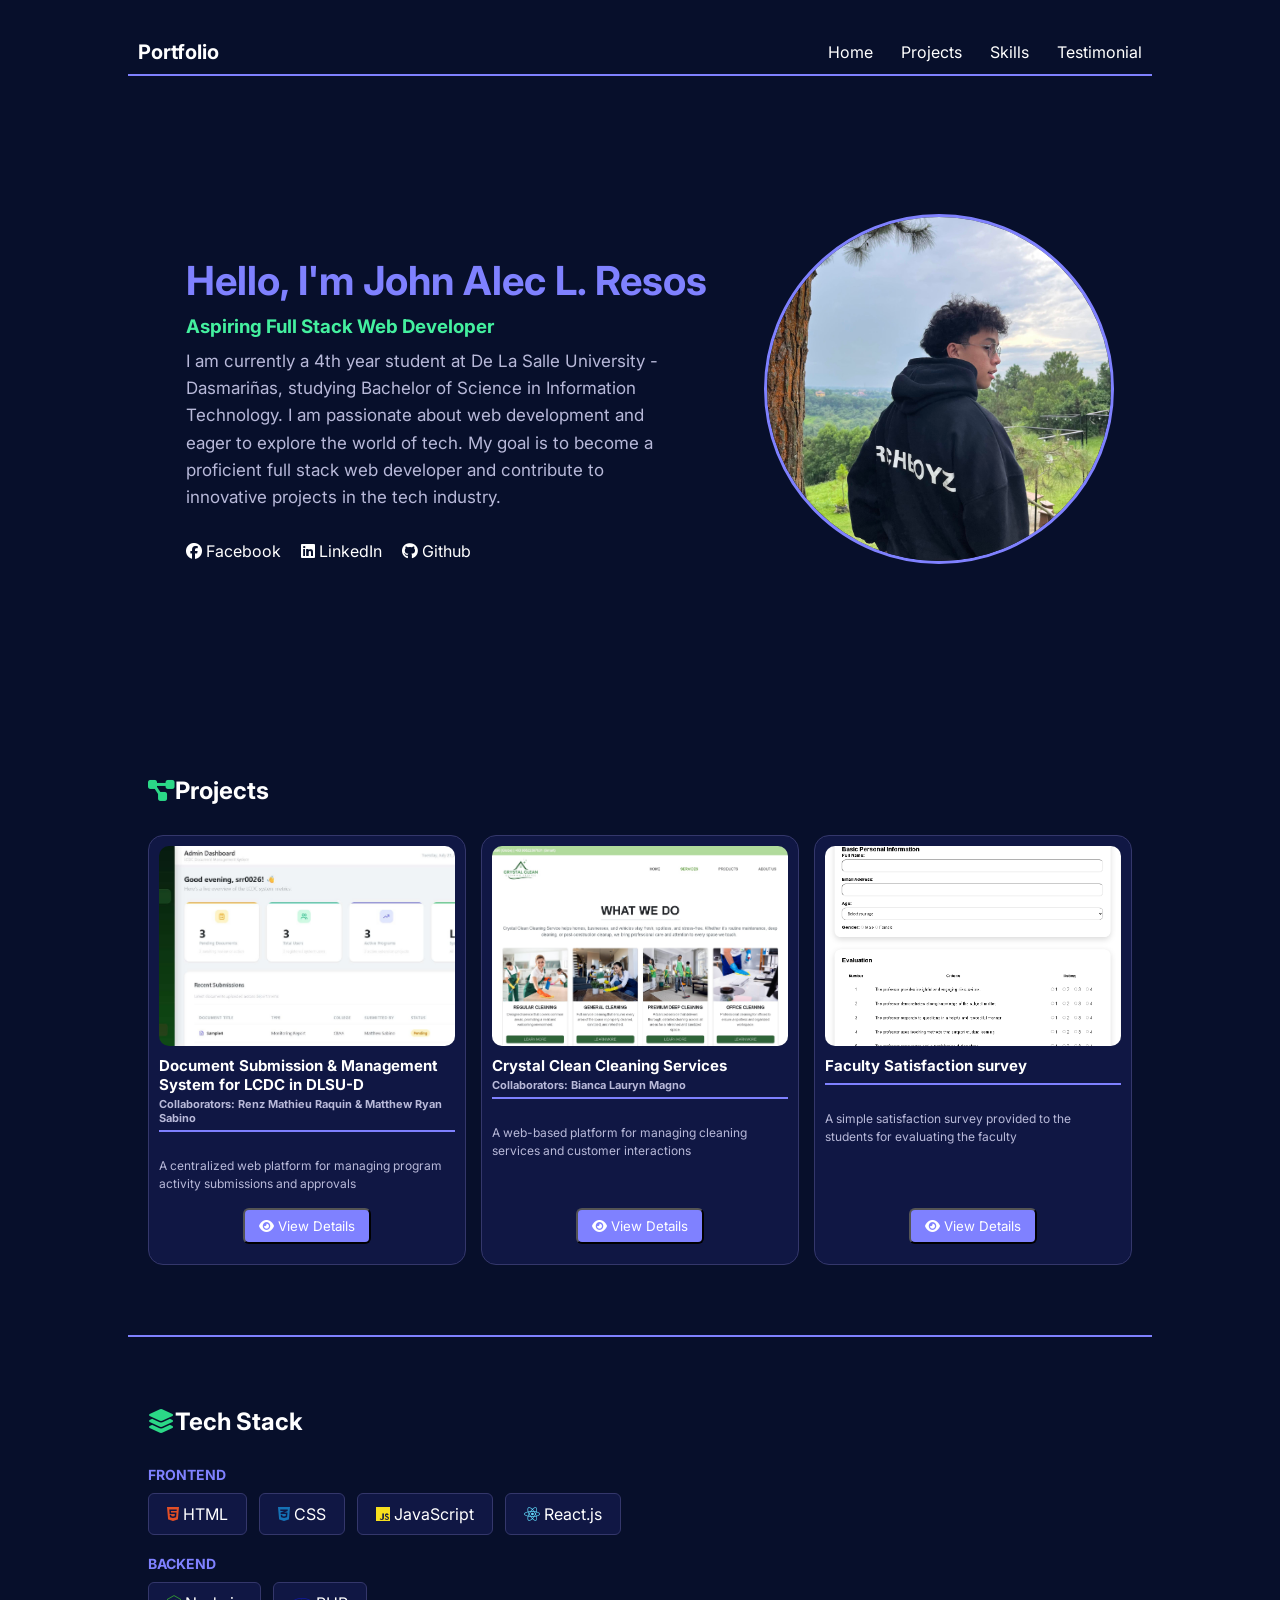
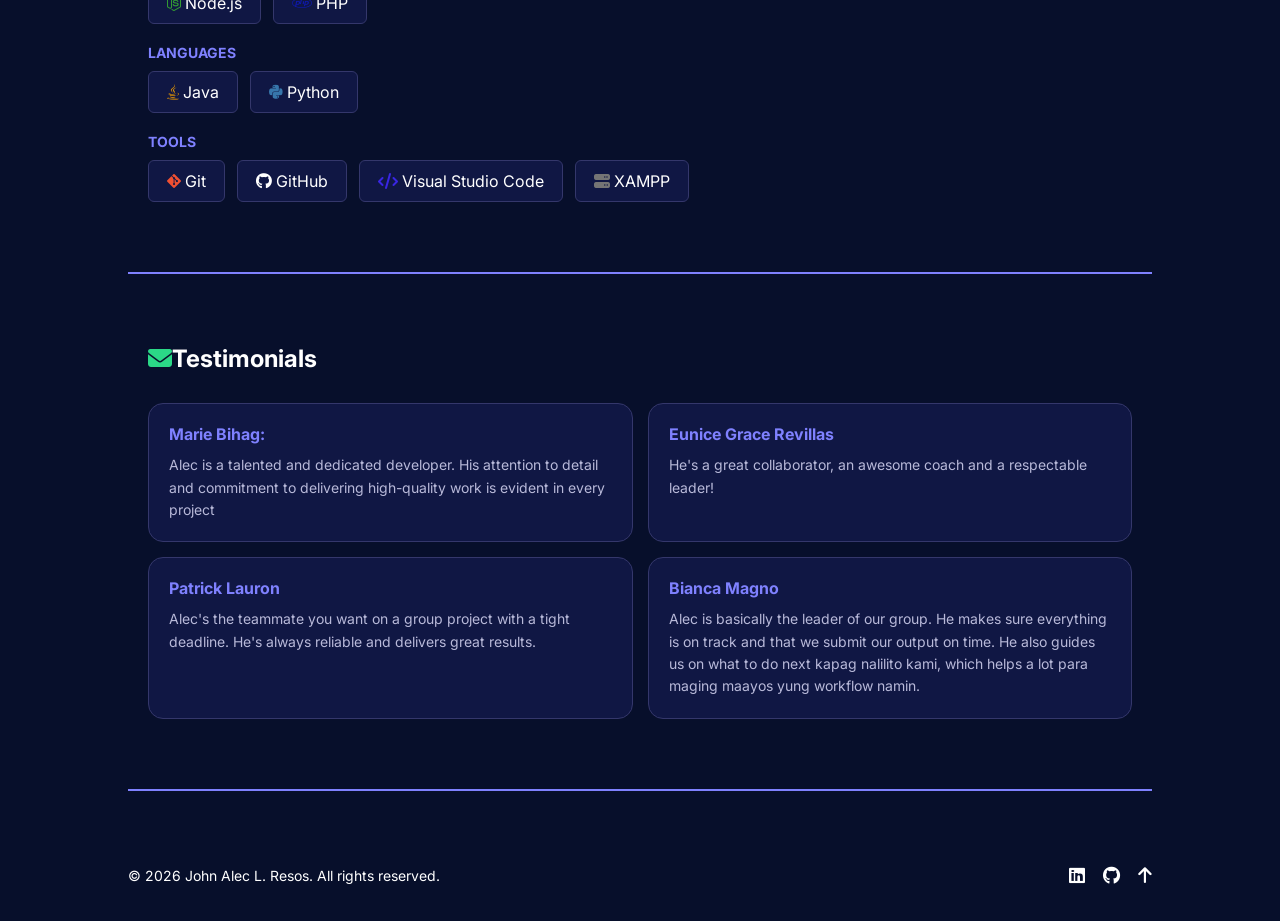
<file: Resos-JohnAlec/index.html>
<!doctype html>
<html lang="en">

<head>
  <meta charset="UTF-8" />
  <meta name="viewport" content="width=device-width, initial-scale=1.0" />

  <link rel="preconnect" href="https://fonts.googleapis.com" />
  <link rel="preconnect" href="https://fonts.gstatic.com" crossorigin />
  <link href="https://fonts.googleapis.com/css2?family=Inter:wght@400;600;700&display=swap" rel="stylesheet" />

  <link rel="stylesheet" href="styles.css" />
  <title>John Alec L. Resos | Portfolio</title>

  <link rel="stylesheet" href="https://cdnjs.cloudflare.com/ajax/libs/font-awesome/6.7.2/css/all.min.css" />
</head>

<body>
  <header class="topbar">
    <a class="topbar-logo">Portfolio</a>
    <nav class="main-nav">
      <a href="#home">Home</a>
      <a href="#projects">Projects</a>
      <a href="#skills">Skills</a>
      <a href="#testimonial">Testimonial</a>
    </nav>
  </header>

  <section class="hero" id="home">
    <div class="info">
      <h1>Hello, I'm John Alec L. Resos</h1>
      <h3>Aspiring Full Stack Web Developer</h3>
      <p>
        I am currently a 4th year student at De La Salle University -
        Dasmariñas, studying Bachelor of Science in Information Technology. I
        am passionate about web development and eager to explore the world of
        tech. My goal is to become a proficient full stack web developer and
        contribute to innovative projects in the tech industry.
      </p>

      <div class="social-links">
        <a href="https://www.facebook.com/alecresos1">
          <i class="fa-brands fa-facebook"></i>
          Facebook
        </a>

        <a href="https://www.linkedin.com/in/john-alec-resos-b519063b7/">
          <i class="fa-brands fa-linkedin"></i>
          LinkedIn
        </a>

        <a href="https://github.com/ResosJohnAlec">
          <i class="fa-brands fa-github"></i>
          Github
        </a>
      </div>
    </div>

    <div class="photo">
      <img src="./asset/pic.jpg" alt="profile-picture" />
    </div>
  </section>

  <section class="projects" id="projects">
    <h2><i class="fa-solid fa-diagram-project"></i>Projects</h2>

    <div class="project-grid">
      <div class="project-card">
        <img src="./asset/project_1.png" alt="project1" />
        <h3>Document Submission & Management System for LCDC in DLSU-D</h3>
        <h4>Collaborators: Renz Mathieu Raquin & Matthew Ryan Sabino</h4>

        <hr />

        <p>
          A centralized web platform for managing program activity submissions
          and approvals
        </p>
        <button class="view-details" data-project="project1">
          <i class="fa-solid fa-eye"></i>
          View Details
        </button>
      </div>

      <div class="project-card">
        <img src="./asset/project_2.png" alt="project2" />
        <h3>Crystal Clean Cleaning Services</h3>
        <h4>Collaborators: Bianca Lauryn Magno</h4>

        <hr />

        <p>
          A web-based platform for managing cleaning services and customer
          interactions
        </p>
        <button class="view-details" data-project="project2">
          <i class="fa-solid fa-eye"></i>
          View Details
        </button>
      </div>

      <div class="project-card">
        <img src="./asset/project_3.png" alt="project3" />
        <h3>Faculty Satisfaction survey</h3>

        <hr />

        <p>
          A simple satisfaction survey provided to the students for evaluating
          the faculty
        </p>
        <button class="view-details" data-project="project3">
          <i class="fa-solid fa-eye"></i>
          View Details
        </button>
      </div>
    </div>
  </section>

  <hr />

  <section class="tech-stack" id="skills">
    <h2><i class="fa-duotone fa-solid fa-layer-group"></i>Tech Stack</h2>

    <h4>FRONTEND</h4>
    <ul>
      <li><i class="fa-brands fa-html5"></i> HTML</li>
      <li><i class="fa-brands fa-css3-alt"></i> CSS</li>
      <li><i class="fa-brands fa-js"></i> JavaScript</li>
      <li><i class="fa-brands fa-react"></i> React.js</li>
    </ul>

    <h4>BACKEND</h4>
    <ul>
      <li><i class="fa-brands fa-node-js"></i> Node.js</li>
      <li><i class="fa-brands fa-php"></i> PHP</li>
    </ul>

    <h4>LANGUAGES</h4>
    <ul>
      <li><i class="fa-brands fa-java"></i> Java</li>
      <li><i class="fa-brands fa-python"></i> Python</li>
    </ul>

    <h4>TOOLS</h4>
    <ul>
      <li><i class="fa-brands fa-git-alt"></i> Git</li>
      <li><i class="fa-brands fa-github"></i> GitHub</li>
      <li><i class="fa-solid fa-code"></i> Visual Studio Code</li>
      <li><i class="fa-solid fa-server"></i> XAMPP</li>
    </ul>
  </section>
  <hr />

  <section class="testimonials" id="testimonial">
    <h2><i class="fa-solid fa-envelope"></i>Testimonials</h2>

    <div class="testimonial-grid">
      <div class="testimonal-card">
        <h3>Marie Bihag:</h3>
        <p>
          Alec is a talented and dedicated developer. His attention to detail
          and commitment to delivering high-quality work is evident in every
          project
        </p>
      </div>

      <div class="testimonal-card">
        <h3>Eunice Grace Revillas</h3>
        <p>
          He's a great collaborator, an awesome coach and a respectable
          leader!
        </p>
      </div>

      <div class="testimonal-card">
        <h3>Patrick Lauron</h3>
        <p>
          Alec's the teammate you want on a group project with a tight
          deadline. He's always reliable and delivers great results.
        </p>
      </div>

      <div class="testimonal-card">
        <h3>Bianca Magno</h3>
        <p>
          Alec is basically the leader of our group. He makes sure everything
          is on track and that we submit our output on time. He also guides us
          on what to do next kapag nalilito kami, which helps a lot para
          maging maayos yung workflow namin.
        </p>
      </div>
    </div>
  </section>
  <hr />

  <footer class="site-footer">
    <p>&copy; 2026 John Alec L. Resos. All rights reserved.</p>
    <div class="footer-links">
      <a href="https://www.linkedin.com/in/john-alec-resos-b519063b7/" aria-label="LinkedIn">
        <i class="fa-brands fa-linkedin"></i>
      </a>
      <a href="https://github.com/ResosJohnAlec" aria-label="GitHub">
        <i class="fa-brands fa-github"></i>
      </a>
      <a href="#" aria-label="Back to home">
        <i class="fa-solid fa-arrow-up"></i>
      </a>
    </div>
  </footer>

  <div class="modal" id="project_modal">
    <div class="modal-content">
      <button class="close-modal">&times;</button>

      <h2 id="modal_title"></h2>
      <h3 id="modal_status"></h3>
      <p id="modal_description"></p>

      <h4>Technologies</h4>
      <p id="modal_tech"></p>

      <h4>Collaborators</h4>
      <p id="modal_collaborators"></p>
    </div>
  </div>

  <script src="script.js"></script>
</body>

</html>
</file>
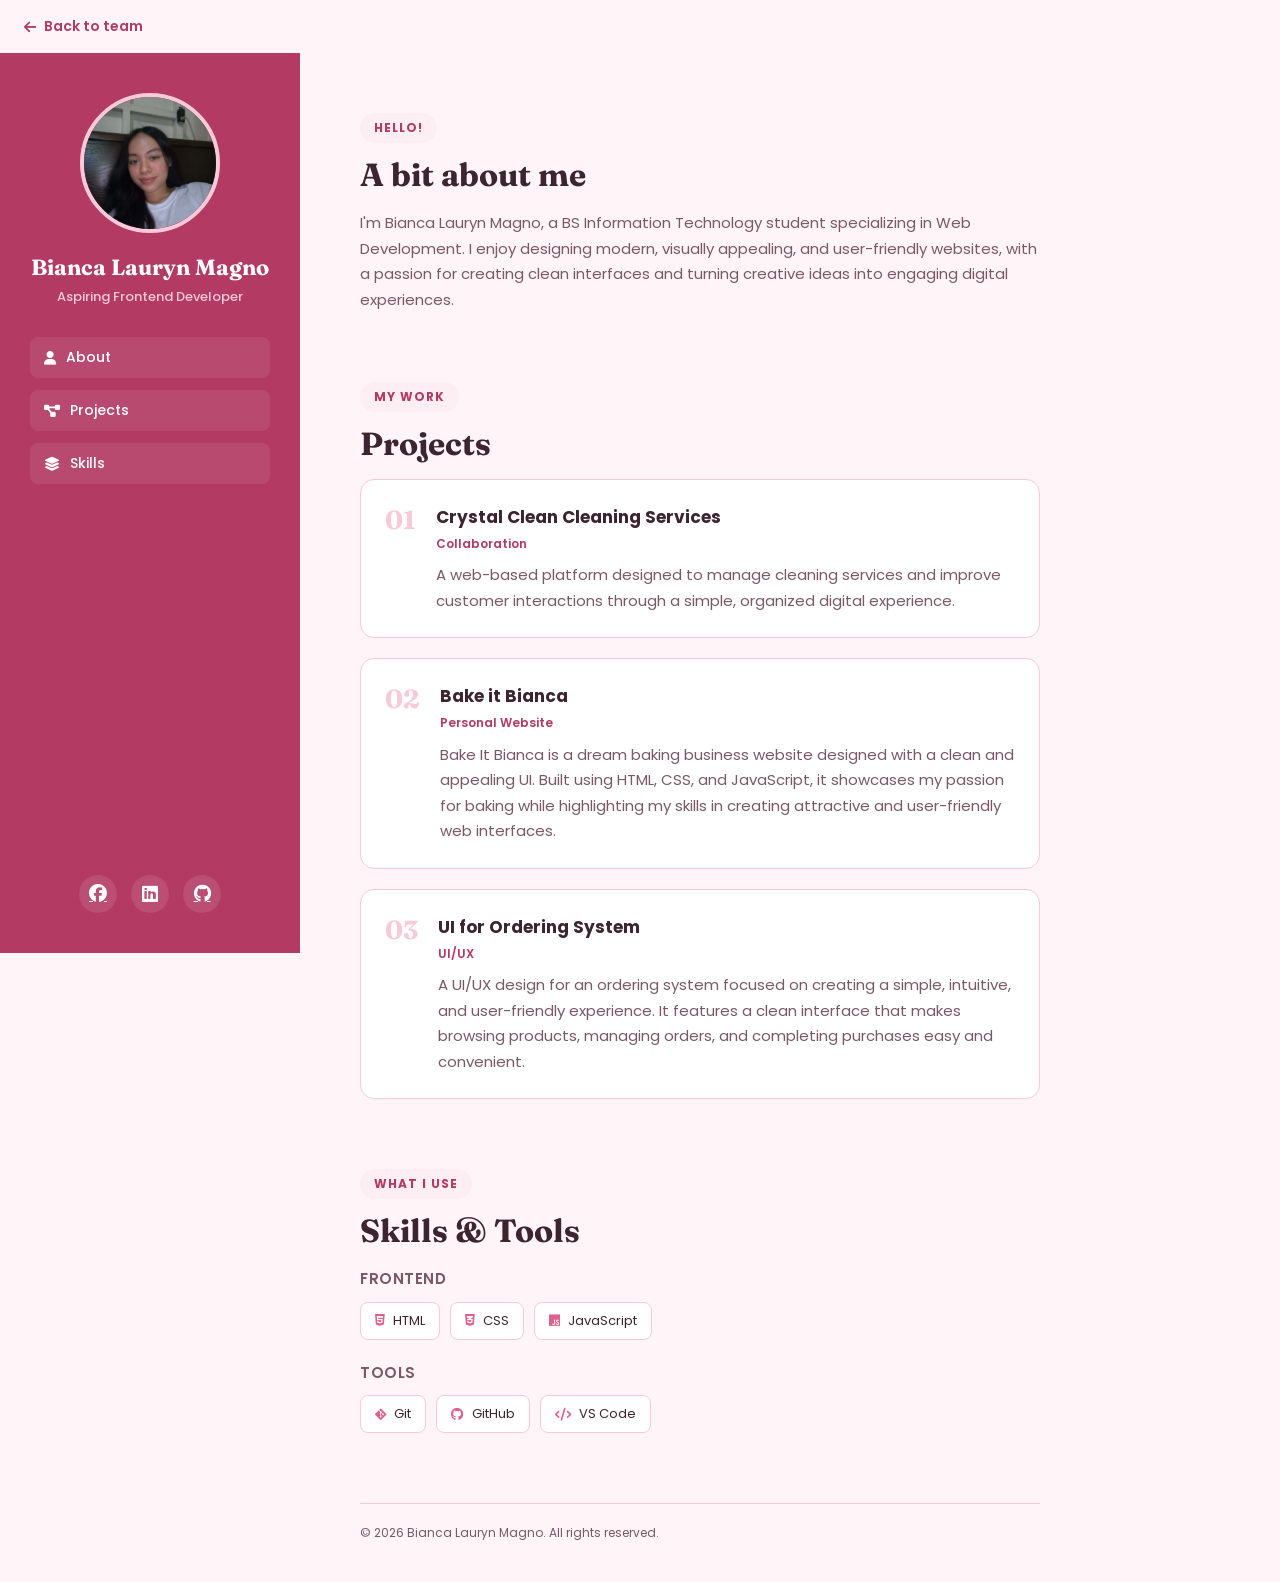
<file: magno-bianca/magno-bianca.html>
<!DOCTYPE html>
<html lang="en">
<head>
    <meta charset="UTF-8">
    <meta name="viewport" content="width=device-width, initial-scale=1.0">

    <link rel="preconnect" href="https://fonts.googleapis.com">
    <link rel="preconnect" href="https://fonts.gstatic.com" crossorigin>
    <link href="https://fonts.googleapis.com/css2?family=Poppins:wght@400;500;600;700&family=Fraunces:wght@600;700&display=swap" rel="stylesheet">

    <link rel="stylesheet" href="https://cdnjs.cloudflare.com/ajax/libs/font-awesome/6.7.2/css/all.min.css">
    <link rel="stylesheet" href="styles.css">

    <title>Bianca Magno - Portfolio</title>
</head>
<body>

    <a class="back-link" href="../index.html">
        <i class="fa-solid fa-arrow-left"></i> Back to team
    </a>

    <div class="layout">

        <aside class="sidebar">
            <div class="avatar">
                <img src="./asset/pic.jpg" alt="Bianca Lauryn Magno">
            </div>

            <h1>Bianca Lauryn Magno</h1>
            <p class="role">Aspiring Frontend Developer</p>

            <nav class="side-nav">
                <a href="#about"><i class="fa-solid fa-user"></i> About</a>
                <a href="#projects"><i class="fa-solid fa-diagram-project"></i> Projects</a>
                <a href="#skills"><i class="fa-solid fa-layer-group"></i> Skills</a>
            </nav>

            <div class="socials">
                <a href="https://www.facebook.com/biancalauryn.magno/" target="_blank" aria-label="Facebook"><i class="fa-brands fa-facebook"></i></a>
                <a href="https://www.linkedin.com/in/bianca-magno-7897903b8/" target="_blank" aria-label="LinkedIn"><i class="fa-brands fa-linkedin"></i></a>
                <a href="https://github.com/MagnoBiancaLauryn" target="_blank" aria-label="GitHub"><i class="fa-brands fa-github"></i></a>
            </div>
        </aside>

        <main class="content">

            <section id="about" class="block">
                <span class="tag">Hello!</span>
                <h2>A bit about me</h2>
                <p>
                    I'm Bianca Lauryn Magno, a BS Information Technology student specializing in Web Development. I enjoy designing modern, visually appealing, 
                    and user-friendly websites, with a passion for creating clean interfaces and turning creative ideas into engaging digital experiences.

                </p>
            </section>

            <section id="projects" class="block">
                <span class="tag">My Work</span>
                <h2>Projects</h2>

                <div class="project-list">
                    <div class="project-item">
                        <span class="num">01</span>
                        <div>
                            <h3>Crystal Clean Cleaning Services</h3>
                            <p class="meta">Collaboration</p>
                            <p>A web-based platform designed to manage cleaning services and improve customer interactions through a simple, organized digital experience.</p>
                        </div>
                    </div>

                    <div class="project-item">
                        <span class="num">02</span>
                        <div>
                            <h3>Bake it Bianca</h3>
                            <p class="meta">Personal Website</p>
                            <p>Bake It Bianca is a dream baking business website designed with a clean and appealing UI. Built using HTML, CSS, and JavaScript, it showcases my passion for baking while highlighting my skills in creating attractive and user-friendly web interfaces.
</p>
                        </div>
                    </div>

                    <div class="project-item">
                        <span class="num">03</span>
                        <div>
                            <h3>UI for Ordering System</h3>
                            <p class="meta">UI/UX</p>
                            <p>A UI/UX design for an ordering system focused on creating a simple, intuitive, and user-friendly experience. It features a clean interface that makes browsing products, managing orders, and completing purchases easy and convenient.
</p>
                        </div>
                    </div>
                </div>
            </section>

            <section id="skills" class="block">
                <span class="tag">What I Use</span>
                <h2>Skills &amp; Tools</h2>

                <div class="skill-row">
                    <p class="skill-label">Frontend</p>
                    <div class="chips">
                        <span><i class="fa-brands fa-html5"></i> HTML</span>
                        <span><i class="fa-brands fa-css3-alt"></i> CSS</span>
                        <span><i class="fa-brands fa-js"></i> JavaScript</span>
                    </div>
                </div>

                <div class="skill-row">
                    <p class="skill-label">Tools</p>
                    <div class="chips">
                        <span><i class="fa-brands fa-git-alt"></i> Git</span>
                        <span><i class="fa-brands fa-github"></i> GitHub</span>
                        <span><i class="fa-solid fa-code"></i> VS Code</span>
                    </div>
                </div>

            </section>

            <footer>
                <p>&copy; 2026 Bianca Lauryn Magno. All rights reserved.</p>
            </footer>

        </main>
    </div>

</body>
</html>
</file>
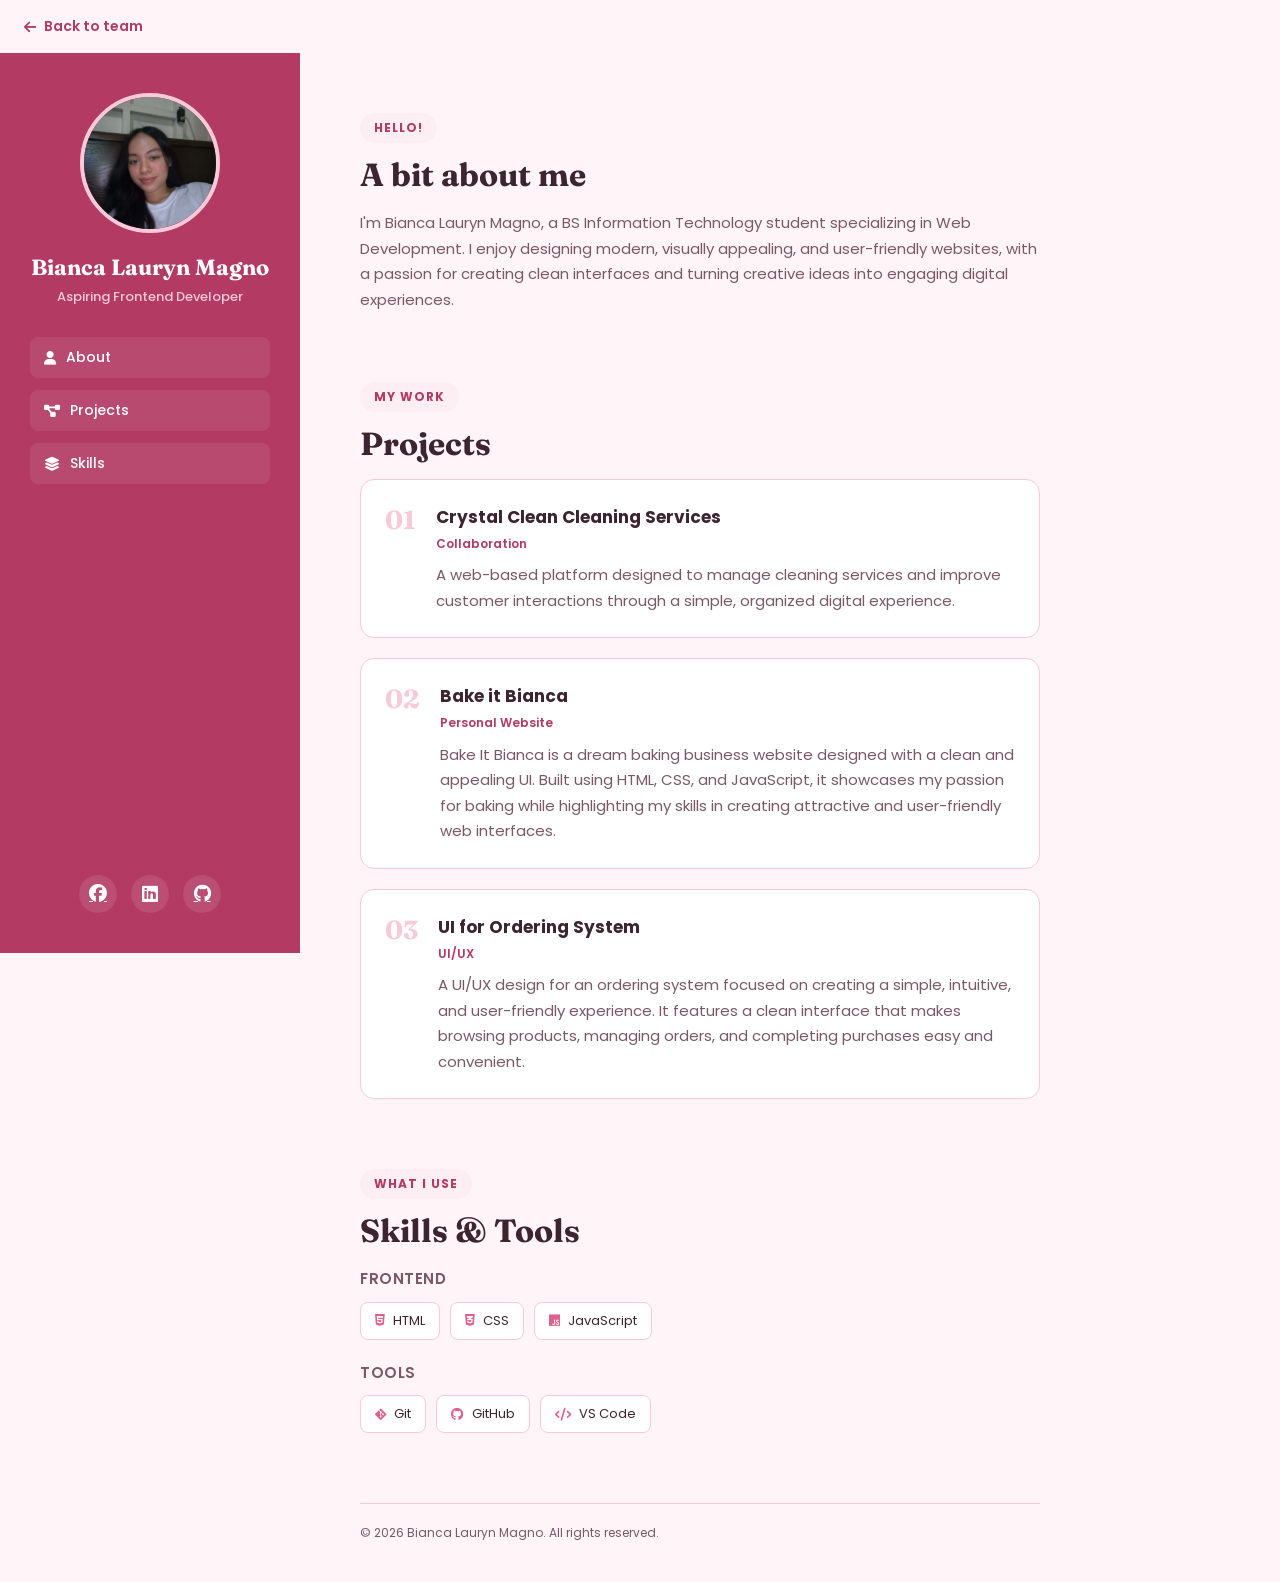
<file: magno-bianca/magno_bianca.html>
<!DOCTYPE html>
<html lang="en">
<head>
    <meta charset="UTF-8">
    <meta name="viewport" content="width=device-width, initial-scale=1.0">

    <link rel="preconnect" href="https://fonts.googleapis.com">
    <link rel="preconnect" href="https://fonts.gstatic.com" crossorigin>
    <link href="https://fonts.googleapis.com/css2?family=Poppins:wght@400;500;600;700&family=Fraunces:wght@600;700&display=swap" rel="stylesheet">

    <link rel="stylesheet" href="https://cdnjs.cloudflare.com/ajax/libs/font-awesome/6.7.2/css/all.min.css">
    <link rel="stylesheet" href="styles.css">

    <title>Bianca Magno - Portfolio</title>
</head>
<body>

    <a class="back-link" href="../index.html">
        <i class="fa-solid fa-arrow-left"></i>
        Back to team
    </a>

    <div class="layout">

        <aside class="sidebar">
            <div class="avatar">
                <img src="./asset/pic.jpg" alt="Bianca Lauryn Magno">
            </div>

            <h1>Bianca Lauryn Magno</h1>
            <p class="role">Aspiring Frontend Developer</p>

            <nav class="side-nav">
                <a href="#about">
                    <i class="fa-solid fa-user"></i>
                    About
                </a>
                <a href="#projects">
                    <i class="fa-solid fa-diagram-project"></i>
                    Projects
                </a>
                <a href="#skills">
                    <i class="fa-solid fa-layer-group"></i>
                    Skills
                </a>
            </nav>

            <div class="socials">
    <a href="https://www.facebook.com/biancalauryn.magno/"
       target="_blank"
       aria-label="Facebook">
        <i class="fa-brands fa-facebook"></i>
    </a>

    <a href="https://www.linkedin.com/in/bianca-magno-7897903b8/"
       target="_blank"
       aria-label="LinkedIn">
        <i class="fa-brands fa-linkedin"></i>
    </a>

    <a href="https://github.com/MagnoBiancaLauryn"
       target="_blank"
       aria-label="GitHub">
        <i class="fa-brands fa-github"></i>
    </a>
</div>
        </aside>

        <main class="content">

            <section id="about" class="block">
                <span class="tag">Hello!</span>
                <h2>A bit about me</h2>
                <p>
                    I'm Bianca Lauryn Magno, a BS Information Technology
                    student specializing in Web Development. I enjoy
                    designing modern, visually appealing, and
                    user-friendly websites, with a passion for creating
                    clean interfaces and turning creative ideas into
                    engaging digital experiences.
                </p>
            </section>

            <section id="projects" class="block">
                <span class="tag">My Work</span>
                <h2>Projects</h2>

                <div class="project-list">
                    <div class="project-item">
                        <span class="num">01</span>
                        <div>
                            <h3>Crystal Clean Cleaning Services</h3>
                            <p class="meta">Collaboration</p>
                            <p>
                                A web-based platform designed to manage
                                cleaning services and improve customer
                                interactions through a simple, organized
                                digital experience.
                            </p>
                        </div>
                    </div>

                    <div class="project-item">
                        <span class="num">02</span>
                        <div>
                            <h3>Bake it Bianca</h3>
                            <p class="meta">Personal Website</p>
                            <p>
                                Bake It Bianca is a dream baking business
                                website designed with a clean and appealing
                                UI. Built using HTML, CSS, and JavaScript,
                                it showcases my passion for baking while
                                highlighting my skills in creating
                                attractive and user-friendly web
                                interfaces.
                            </p>
                        </div>
                    </div>

                    <div class="project-item">
                        <span class="num">03</span>
                        <div>
                            <h3>UI for Ordering System</h3>
                            <p class="meta">UI/UX</p>
                            <p>
                                A UI/UX design for an ordering system
                                focused on creating a simple, intuitive,
                                and user-friendly experience. It features
                                a clean interface that makes browsing
                                products, managing orders, and completing
                                purchases easy and convenient.
                            </p>
                        </div>
                    </div>
                </div>
            </section>

            <section id="skills" class="block">
                <span class="tag">What I Use</span>
                <h2>Skills &amp; Tools</h2>

                <div class="skill-row">
                    <p class="skill-label">Frontend</p>
                    <div class="chips">
                        <span><i class="fa-brands fa-html5"></i> HTML</span>
                        <span><i class="fa-brands fa-css3-alt"></i> CSS</span>
                        <span><i class="fa-brands fa-js"></i> JavaScript</span>
                    </div>
                </div>

                <div class="skill-row">
                    <p class="skill-label">Tools</p>
                    <div class="chips">
                        <span><i class="fa-brands fa-git-alt"></i> Git</span>
                        <span><i class="fa-brands fa-github"></i> GitHub</span>
                        <span><i class="fa-solid fa-code"></i> VS Code</span>
                    </div>
                </div>

            </section>

            <footer>
                <p>&copy; 2026 Bianca Lauryn Magno. All rights reserved.</p>
            </footer>

        </main>
    </div>

</body>
</html>
</file>
<file: style.css>
* {
    box-sizing: border-box;
    margin: 0;
    padding: 0;
}

:root {
    --background: #f3f0e9;
    --ink: #17221b;
    --muted: #667269;
    --accent: #d66b43;
    --card: #fffdf8;
    --line: #d9d4c8;
}

body {
    background: var(--background);
    color: var(--ink);
    font-family: "DM Sans", sans-serif;
}

.portfolio-page {
    width: 90%;
    margin: 0 auto;
    padding: 70px 0 40px;
}

.page-heading {
    margin-bottom: 50px;
    text-align: center;
}

.eyebrow {
    margin-bottom: 18px;
    color: var(--accent);
    font-size: 12px;
    font-weight: 700;
    letter-spacing: 2px;
    text-transform: uppercase;
}

h1 {
    font-family: "Space Grotesk", sans-serif;
    font-size: 60px;
    line-height: 1;
}

.group-grid {
    display: grid;
    grid-template-columns: repeat(5, 1fr);
    gap: 14px;
}

.group-card {
    height: 265px;
    padding: 22px;
    display: flex;
    flex-direction: column;
    justify-content: space-between;
    color: var(--ink);
    background: var(--card);
    border: 1px solid var(--line);
    text-decoration: none;
    transition: 0.18s ease;
}

.card-offset {
    transform: translateY(28px);
}

.group-card:hover,
.group-card:focus-visible {
    border-color: var(--accent);
    box-shadow: 0 18px 32px rgba(23, 34, 27, 0.12);
    transform: translateY(-8px);
    outline: none;
}

.card-offset:hover,
.card-offset:focus-visible {
    transform: translateY(20px);
}

.card-number {
    color: var(--accent);
    font-family: "Space Grotesk", sans-serif;
    font-size: 13px;
    font-weight: 700;
}

.card-name {
    font-family: "Space Grotesk", sans-serif;
    font-size: 24px;
    font-weight: 600;
    line-height: 1.1;
}

.card-link {
    display: flex;
    justify-content: space-between;
    align-items: center;
    padding-top: 18px;
    border-top: 1px solid var(--line);
    color: var(--muted);
    font-size: 13px;
    font-weight: 700;
}

.card-link span {
    color: var(--accent);
    font-size: 20px;
    transition: transform 0.18s ease;
}

.group-card:hover .card-link span,
.group-card:focus-visible .card-link span {
    transform: translateX(5px);
}

@media (max-width: 768px) {

    .portfolio-page {
        width: 90%;
        padding-top: 55px;
    }

    .group-grid {
        grid-template-columns: repeat(2, 1fr);
    }

    .card-offset {
        transform: none;
    }

    .card-offset:hover,
    .card-offset:focus-visible {
        transform: translateY(-8px);
    }
}

@media (max-width: 620px) {

    .portfolio-page {
        width: 90%;
        padding-top: 45px;
    }

    .page-heading {
        margin-bottom: 40px;
    }

    h1 {
        font-size: 42px;
    }

    .group-card {
        height: 220px;
    }
}

@media (max-width: 320px) {

    h1 {
        font-size: 35px;
    }

    .group-grid {
        grid-template-columns: 1fr;
    }

    .group-card {
        height: 180px;
    }
}
</file>
<file: Bihag-Marie/style.css>
* {
  box-sizing: border-box;
  margin: 0;
  padding: 0;
}

body {
  font-family: Arial, sans-serif;
  background: #fdf6f9;
  color: #3d2b3a;
}

:root {
  --pink-dark: #b23a63;
  --pink: #e0608c;
  --pink-light: #f8c9d9;
  --cream: #fdf6f9;
  --muted: #7a5866;
}

a {
  text-decoration: none;
  color: inherit;
}

#site_header {
  position: sticky;
  top: 0;
  z-index: 10;
  display: flex;
  align-items: center;
  justify-content: space-between;
  padding: 18px 24px;
  background: var(--cream);
  border-bottom: 1px solid var(--pink-light);
}

.logo {
  font-size: 20px;
  font-weight: 700;
  color: var(--pink-dark);
}

.logo span {
  color: var(--pink);
}

#nav_toggle {
  display: flex;
  flex-direction: column;
  gap: 5px;
  background: none;
  border: none;
  cursor: pointer;
}

#nav_toggle span {
  width: 22px;
  height: 2px;
  background: var(--pink-dark);
}

#site_nav {
  position: fixed;
  top: 64px;
  left: 0;
  right: 0;
  display: flex;
  flex-direction: column;
  gap: 12px;
  padding: 20px 24px;
  background: var(--cream);
  border-bottom: 1px solid var(--pink-light);
  transform: translateY(-150%);
  transition: transform 0.3s ease;
}

#site_nav.open {
  transform: translateY(0);
}

#site_nav a {
  font-weight: 600;
  color: var(--muted);
}

.hero {
  display: flex;
  flex-direction: column;
  align-items: center;
  text-align: center;
  padding: 50px 24px;
  gap: 24px;
}

.hero-photo {
  width: 180px;
  height: 180px;
  object-fit: cover;
  border-radius: 50%;
  border: 4px solid var(--pink-light);
}

.hero-text .tag {
  display: inline-block;
  background: var(--pink-light);
  color: var(--pink-dark);
  font-size: 12px;
  font-weight: 700;
  letter-spacing: 1px;
  text-transform: uppercase;
  padding: 6px 14px;
  border-radius: 30px;
  margin-bottom: 12px;
}

.hero-text h1 {
  font-size: 28px;
  margin-bottom: 12px;
}

.hero-text p {
  color: var(--muted);
  line-height: 1.7;
  margin-bottom: 20px;
}

.btn {
  display: inline-block;
  background: var(--pink-dark);
  color: white;
  font-weight: 600;
  padding: 12px 26px;
  border-radius: 30px;
}

.block {
  padding: 50px 24px;
}

.block .tag {
  display: inline-block;
  background: var(--pink-light);
  color: var(--pink-dark);
  font-size: 12px;
  font-weight: 700;
  letter-spacing: 1px;
  text-transform: uppercase;
  padding: 6px 14px;
  border-radius: 30px;
  margin-bottom: 12px;
}

.block h2 {
  font-size: 26px;
  margin-bottom: 16px;
}

.block p {
  color: var(--muted);
  line-height: 1.7;
}

.about-content {
  display: flex;
  flex-direction: column;
  gap: 20px;
}

.about-figure img {
  width: 100%;
  border-radius: 14px;
  border: 1px solid var(--pink-light);
}

.about-figure figcaption {
  margin-top: 8px;
  font-size: 12px;
  color: var(--muted);
  text-align: center;
}

.interest-list {
  display: flex;
  flex-direction: column;
  gap: 16px;
}

.interest-item {
  background: white;
  border: 1px solid var(--pink-light);
  border-radius: 14px;
  padding: 20px;
}

.interest-item h3 {
  color: var(--pink-dark);
  margin-bottom: 6px;
}

.interest-item p {
  color: var(--muted);
  font-size: 14px;
}

.interest-photos {
  display: flex;
  gap: 10px;
  margin-top: 14px;
}

.interest-photos img {
  width: 60px;
  height: 60px;
  object-fit: contain;
  background: var(--cream);
  border: 1px solid var(--pink-light);
  border-radius: 10px;
  padding: 6px;
}

.testimonial-list {
  display: flex;
  flex-direction: column;
  gap: 16px;
}

.testimonial-item {
  background: white;
  border: 1px solid var(--pink-light);
  border-radius: 14px;
  padding: 20px;
}

.testimonial-item p {
  color: var(--muted);
  font-size: 14px;
  margin-bottom: 8px;
}

.testimonial-item .testimonial-author {
  font-weight: 600;
  color: var(--pink-dark);
  font-size: 13px;
}

footer {
  text-align: center;
  padding: 20px;
  color: var(--muted);
  font-size: 12px;
  border-top: 1px solid var(--pink-light);
}

#to_top {
  position: fixed;
  right: 20px;
  bottom: 20px;
  width: 44px;
  height: 44px;
  border-radius: 50%;
  border: none;
  background: var(--pink-dark);
  color: white;
  font-size: 18px;
  cursor: pointer;
  opacity: 0;
  pointer-events: none;
  transition: opacity 0.3s ease;
}

#to_top.show {
  opacity: 1;
  pointer-events: auto;
}

.reveal {
  opacity: 0;
  transform: translateY(20px);
  transition: opacity 0.6s ease, transform 0.6s ease;
}

.reveal.in {
  opacity: 1;
  transform: translateY(0);
}

/* Tablet */
@media (min-width: 426px) and (max-width: 768px) {
  .interest-list {
    flex-direction: row;
    flex-wrap: wrap;
  }

  .interest-item {
    flex: 1 1 45%;
  }
}

/* Laptop and above */
@media (min-width: 769px) {
  #nav_toggle {
    display: none;
  }

  #site_nav {
    position: static;
    flex-direction: row;
    padding: 0;
    border: none;
    transform: none;
  }

  .hero {
    flex-direction: row;
    text-align: left;
    justify-content: center;
    padding: 80px 60px;
  }

  .hero-photo {
    width: 240px;
    height: 240px;
  }

  .hero-text {
    max-width: 480px;
  }

  .block {
    padding: 70px 60px;
    max-width: 900px;
    margin: 0 auto;
  }

  .about-content {
    flex-direction: row;
    align-items: center;
    gap: 40px;
  }

  .about-content p {
    flex: 1;
  }

  .about-figure {
    flex: 1;
  }

  .interest-list {
    flex-direction: row;
    flex-wrap: wrap;
  }

  .interest-item {
    flex: 1 1 28%;
  }

  .testimonial-list {
    flex-direction: row;
    flex-wrap: wrap;
  }

  .testimonial-item {
    flex: 1 1 45%;
  }
}
</file>
<file: Lauron-PatrickJames/style.css>
:root {
  --bg: #111111;
  --bg-raised: #1a1a1a;
  --line: rgba(255, 255, 255, 0.12);
  --line-strong: rgba(255, 255, 255, 0.22);
  --ink: #f4f4f4;
  --ink-dim: #a3a3a3;
  --amber: #ffe600;
  --amber-dim: #9a8f00;
  --ease: cubic-bezier(0.16, 0.8, 0.24, 1);

  --section-pad: 56px;
  --gap: 20px;
}

* {
  box-sizing: border-box;
  margin: 0;
  padding: 0;
}

html {
  scroll-behavior: smooth;
  scroll-padding-top: 76px;
}

body {
  background: var(--bg);
  color: var(--ink);
  font-family: "Work Sans", sans-serif;
  font-weight: 300;
  line-height: 1.55;
  overflow-x: hidden;
  font-size: 15px;
}

::selection {
  background: var(--amber);
  color: #151310;
}

img {
  display: block;
  max-width: 100%;
}

button,
input,
textarea {
  font: inherit;
}

.mono {
  font-family: "IBM Plex Mono", monospace;
  letter-spacing: 0.04em;
}

section {
  padding: var(--section-pad) 6vw;
  position: relative;
  max-width: 1180px;
  margin: 0 auto;
}

section + section,
main > section:first-of-type {
  border-top: 1px solid var(--line);
}

.hero {
  border-top: none;
  min-height: auto;
  padding-top: 76px;
  padding-bottom: 24px;
}

.reveal {
  opacity: 0;
  transform: translateY(18px);
  transition:
    opacity 0.6s var(--ease),
    transform 0.6s var(--ease);
  will-change: opacity, transform;
}

.reveal.in {
  opacity: 1;
  transform: translateY(0);
}

header {
  position: fixed;
  top: 10px;
  left: 4%;
  right: 4%;
  z-index: 100;
  width: auto;
  padding: 8px 14px;
  display: flex;
  align-items: center;
  justify-content: space-between;
  gap: 12px;
  border: 1px solid rgba(255, 255, 255, 0.18);
  border-radius: 50px;
  background: rgba(255, 255, 255, 0.08);
  backdrop-filter: blur(10px);
  -webkit-backdrop-filter: blur(10px);
  box-shadow:
    0 8px 32px rgba(0, 0, 0, 0.25),
    inset 0 1px 1px rgba(255, 255, 255, 0.15);
  transition:
    background 0.3s ease,
    border-color 0.3s ease,
    box-shadow 0.3s ease;
}

header.scrolled {
  background: rgba(17, 17, 17, 0.7);
  border-color: rgba(255, 255, 255, 0.15);
  box-shadow:
    0 12px 30px rgba(0, 0, 0, 0.4),
    inset 0 1px 1px rgba(255, 255, 255, 0.08);
}

.brand {
  color: var(--amber);
  font-family: "Fraunces", serif;
  font-size: 1rem;
  font-weight: 600;
  letter-spacing: 0.02em;
  text-decoration: none;
}

nav {
  position: fixed;
  top: 60px;
  left: 4%;
  right: 4%;
  max-height: 0;
  padding: 0 18px;
  overflow: hidden;
  opacity: 0;
  border: 1px solid transparent;
  border-radius: 18px;
  background: rgba(17, 17, 17, 0.96);
  backdrop-filter: blur(10px);
  -webkit-backdrop-filter: blur(10px);
  transition:
    max-height 0.35s var(--ease),
    opacity 0.25s var(--ease),
    padding 0.35s var(--ease),
    border-color 0.25s ease;
}

nav.open {
  max-height: 420px;
  padding: 16px;
  opacity: 1;
  border-color: var(--line);
}

nav ul {
  display: flex;
  flex-direction: column;
  gap: 16px;
  list-style: none;
}

nav a {
  position: relative;
  color: var(--ink-dim);
  font-family: "IBM Plex Mono", monospace;
  font-size: 0.72rem;
  letter-spacing: 0.12em;
  text-decoration: none;
  transition: color 0.25s;
}

nav a:hover,
nav a:focus-visible {
  color: var(--amber);
}

.nav-toggle {
  position: relative;
  display: block;
  width: 30px;
  height: 30px;
  border: none;
  background: none;
  color: var(--ink);
  cursor: pointer;
}

.nav-toggle span,
.nav-toggle span::before,
.nav-toggle span::after {
  content: "";
  position: absolute;
  left: 7px;
  right: 7px;
  height: 2px;
  background: var(--ink);
  transition:
    transform 0.3s var(--ease),
    opacity 0.3s var(--ease),
    background 0.3s;
}

.nav-toggle span {
  top: 50%;
  transform: translateY(-50%);
}

.nav-toggle span::before {
  top: -7px;
}

.nav-toggle span::after {
  top: 7px;
}

.nav-toggle.open span {
  background: transparent;
}

.nav-toggle.open span::before {
  top: 0;
  transform: rotate(45deg);
  background: var(--amber);
}

.nav-toggle.open span::after {
  top: 0;
  transform: rotate(-45deg);
  background: var(--amber);
}

.hero-grid {
  display: grid;
  grid-template-columns: 1fr;
  gap: 20px;
  align-items: center;
}

.hero-grid > div:first-child {
  order: -1;
}

.eyebrow {
  color: var(--amber);
  font-size: 0.68rem;
  margin-bottom: 10px;
}

.hero h1 {
  font-family: "Fraunces", serif;
  font-weight: 500;
  font-size: clamp(1.85rem, 7vw, 2.8rem);
  line-height: 1.1;
  letter-spacing: -0.01em;
}

.hero h1 em {
  color: var(--amber);
  font-style: italic;
  font-weight: 500;
}

.hero-role {
  max-width: 56ch;
  margin-top: 10px;
  color: var(--ink-dim);
  font-size: 0.88rem;
  line-height: 1.45;
}

.frame {
  position: relative;
  width: 100%;
  max-width: 100%;
  aspect-ratio: 1;
  margin: 0 auto;
  overflow: hidden;
  border: 1px solid var(--line);
  border-radius: 6px;
  background: radial-gradient(
    120% 140% at 20% 0%,
    #2a2a2a 0%,
    #171717 55%,
    #0d0d0d 100%
  );
  transition: border-color 0.4s;
}

.frame:hover {
  border-color: var(--line-strong);
}

.frame-photo {
  position: absolute;
  inset: 0;
  z-index: 0;
  width: 100%;
  height: 100%;
  object-fit: cover;
  transition: transform 0.5s var(--ease);
}

.frame:hover .frame-photo {
  transform: scale(1.06);
}

.hero-actions {
  display: flex;
  flex-wrap: wrap;
  gap: 8px;
  margin-top: 18px;
}

.btn {
  display: inline-flex;
  align-items: center;
  gap: 8px;
  padding: 10px 18px;
  border-radius: 30px;
  font-family: "IBM Plex Mono", monospace;
  font-size: 0.7rem;
  letter-spacing: 0.06em;
  text-decoration: none;
  transition:
    transform 0.25s var(--ease),
    background 0.25s,
    border-color 0.25s;
}

.btn-primary {
  background: var(--amber);
  color: #111;
}

.btn-primary:hover {
  transform: translateY(-2px);
}

.btn-ghost {
  border: 1px solid var(--line-strong);
  color: var(--ink);
}

.btn-ghost:hover {
  border-color: var(--amber);
  color: var(--amber);
}

.section-label {
  display: flex;
  align-items: center;
  gap: 12px;
  margin-bottom: 28px;
}

.section-label .idx {
  padding: 4px 8px;
  background: var(--amber);
  color: #111;
  font-size: 0.65rem;
  font-weight: 700;
}

.section-label h2 {
  font-family: "Fraunces", serif;
  font-size: 1.3rem;
  font-weight: 500;
}

.section-label .rule {
  flex: 1;
  height: 1px;
  background: var(--line);
}

.about-grid {
  display: grid;
  grid-template-columns: 1fr;
  gap: 28px;
}

.about-main p {
  max-width: 62ch;
  margin-bottom: 12px;
  color: var(--ink-dim);
  font-size: 0.92rem;
}

.about-main p:last-of-type {
  margin-bottom: 0;
}

.social-row {
  display: flex;
  gap: 10px;
  margin-top: 20px;
}

.social-row a {
  width: 36px;
  height: 36px;
  display: flex;
  align-items: center;
  justify-content: center;
  border: 1px solid var(--line-strong);
  border-radius: 50%;
  color: var(--ink-dim);
  font-size: 0.75rem;
  text-decoration: none;
  transition:
    border-color 0.25s,
    color 0.25s;
}

.social-row a:hover,
.social-row a:focus-visible {
  border-color: var(--amber);
  color: var(--amber);
}

.about-side {
  width: 100%;
  max-width: 320px;
}

.carousel {
  position: relative;
  width: 100%;
  aspect-ratio: 4 / 5;
  overflow: hidden;
  border: 1px solid var(--line);
  border-radius: 4px;
  background: var(--bg-raised);
}

.carousel-slide {
  position: absolute;
  inset: 0;
  width: 100%;
  height: 100%;
  object-fit: cover;
  opacity: 0;
  transform: scale(1.04);
  transition:
    opacity 1s var(--ease),
    transform 6s linear;
  pointer-events: none;
}

.carousel-slide.is-active {
  opacity: 1;
  transform: scale(1.12);
  pointer-events: auto;
}

.carousel-dots {
  position: absolute;
  left: 0;
  right: 0;
  bottom: 10px;
  z-index: 2;
  display: flex;
  justify-content: center;
  gap: 6px;
}

.carousel-dots span {
  width: 5px;
  height: 5px;
  border-radius: 50%;
  background: rgba(255, 255, 255, 0.35);
  transition:
    background 0.3s,
    transform 0.3s;
}

.carousel-dots span.is-active {
  background: var(--amber);
  transform: scale(1.4);
}

.side-caption {
  margin-top: 10px;
  color: var(--ink-dim);
  font-size: 0.6rem;
  letter-spacing: 0.08em;
}

.skills-grid {
  display: grid;
  grid-template-columns: 1fr;
  gap: 22px;
}

.skill-group h4 {
  margin-bottom: 10px;
  color: var(--ink-dim);
  font-family: "IBM Plex Mono", monospace;
  font-size: 0.66rem;
  letter-spacing: 0.1em;
  text-transform: uppercase;
}

.chip-row {
  display: flex;
  flex-wrap: wrap;
  gap: 8px;
}

.chip {
  padding: 5px 12px;
  border: 1px solid var(--line-strong);
  border-radius: 20px;
  color: var(--ink-dim);
  font-size: 0.72rem;
  transition:
    border-color 0.2s,
    color 0.2s;
}

.chip:hover {
  border-color: var(--amber);
  color: var(--amber);
}

.exp-list {
  display: flex;
  flex-direction: column;
  gap: 10px;
}

.exp-card {
  padding: 16px 18px;
  border: 1px solid var(--line);
  border-radius: 6px;
  background: var(--bg-raised);
  transition: border-color 0.25s;
}

.exp-card:hover {
  border-color: var(--line-strong);
}

.exp-head {
  display: flex;
  flex-wrap: wrap;
  align-items: baseline;
  justify-content: space-between;
  gap: 6px 14px;
  margin-bottom: 8px;
}

.exp-head h3 {
  font-family: "Fraunces", serif;
  font-size: 1rem;
  font-weight: 500;
}

.exp-org,
.proj-sub {
  color: var(--ink-dim);
  font-size: 0.76rem;
  margin-top: 2px;
}

.exp-date {
  color: var(--amber);
  font-size: 0.65rem;
  white-space: nowrap;
}

.exp-bullets {
  list-style: none;
  display: flex;
  flex-direction: column;
  gap: 4px;
}

.exp-bullets li {
  position: relative;
  padding-left: 14px;
  color: var(--ink-dim);
  font-size: 0.82rem;
  line-height: 1.45;
}

.exp-bullets li::before {
  content: "";
  position: absolute;
  left: 0;
  top: 0.62em;
  width: 5px;
  height: 1px;
  background: var(--amber-dim);
}

.exp-extra {
  display: none;
}

.exp-list.expanded .exp-extra {
  display: block;
}

.view-more {
  display: inline-flex;
  align-items: center;
  gap: 6px;
  margin-top: 14px;
  padding: 0;
  border: none;
  background: none;
  color: var(--ink-dim);
  font-size: 0.68rem;
  letter-spacing: 0.08em;
  cursor: pointer;
  transition: color 0.2s;
}

.view-more:hover {
  color: var(--amber);
}

.view-more .arrow {
  transition: transform 0.25s var(--ease);
}

.view-more[aria-expanded="true"] .arrow {
  transform: rotate(180deg);
}

.proj-grid {
  display: grid;
  grid-template-columns: 1fr;
  gap: 14px;
}

.proj-card {
  padding: 20px;
  border: 1px solid var(--line);
  border-radius: 6px;
  background: var(--bg-raised);
  transition: border-color 0.25s;
}

.proj-card:hover {
  border-color: var(--amber-dim);
}

.proj-head {
  display: flex;
  align-items: baseline;
  justify-content: space-between;
  gap: 10px;
}

.proj-head h3 {
  font-family: "Fraunces", serif;
  font-size: 1.1rem;
  font-weight: 500;
}

.proj-sub {
  margin-bottom: 12px;
}

.proj-card .exp-bullets {
  margin-bottom: 14px;
}

.proj-stack .chip {
  font-size: 0.66rem;
  padding: 4px 10px;
}

.testi-grid {
  display: grid;
  grid-template-columns: 1fr;
  gap: 14px;
  align-items: stretch;
}

.testi-card {
  display: flex;
  flex-direction: column;
  justify-content: space-between;
  gap: 16px;
  height: 100%;
  padding: 22px;
  border: 1px solid var(--line);
  border-radius: 6px;
  background: var(--bg-raised);
  transition: border-color 0.25s;
}

.testi-card blockquote {
  flex: 1;
}

.testi-card figcaption {
  margin-top: auto;
}

.testi-card:hover {
  border-color: var(--amber-dim);
}

.testi-card blockquote {
  position: relative;
  padding-left: 18px;
  color: var(--ink-dim);
  font-family: "Fraunces", serif;
  font-style: italic;
  font-size: 0.94rem;
  line-height: 1.55;
}

.testi-card blockquote::before {
  content: "“";
  position: absolute;
  left: -2px;
  top: -6px;
  color: var(--amber);
  font-family: "Fraunces", serif;
  font-size: 1.8rem;
  font-style: normal;
  line-height: 1;
}

.testi-card figcaption {
  display: flex;
  flex-direction: column;
  gap: 2px;
}

.testi-name {
  color: var(--ink);
  font-size: 0.86rem;
  font-weight: 500;
}

.testi-role {
  color: var(--amber-dim);
  font-size: 0.64rem;
  letter-spacing: 0.06em;
}

/* Tablet */
@media (min-width: 426px) and (max-width: 768px) {
  .testi-grid {
    grid-template-columns: 1fr 1fr;
  }
}

/* Laptop & above */
@media (min-width: 769px) {
  .testi-grid {
    grid-template-columns: repeat(2, 1fr);
  }
}

.edu-grid {
  display: grid;
  grid-template-columns: 1fr;
  gap: 32px;
}

.edu-item {
  display: grid;
  grid-template-columns: 64px 1fr;
  gap: 12px;
  padding: 12px 0;
  border-top: 1px solid var(--line);
}

.edu-list .edu-item:last-child {
  border-bottom: 1px solid var(--line);
}

.edu-item .stage {
  color: var(--amber);
  font-size: 0.72rem;
}

.edu-item .school {
  color: var(--ink);
  font-size: 0.88rem;
}

.edu-item .note {
  margin-top: 2px;
  color: var(--ink-dim);
  font-size: 0.76rem;
}

.cert-col h4 {
  margin-bottom: 8px;
}

.cert-col h4:not(:first-child) {
  margin-top: 18px;
}

.cert-list {
  list-style: none;
  display: flex;
  flex-direction: column;
  gap: 6px;
}

.cert-list li {
  position: relative;
  padding-left: 14px;
  color: var(--ink-dim);
  font-size: 0.8rem;
}

.cert-list li::before {
  content: "";
  position: absolute;
  left: 0;
  top: 0.6em;
  width: 5px;
  height: 1px;
  background: var(--amber-dim);
}

.contact-grid {
  display: grid;
  grid-template-columns: 1fr;
  gap: 28px;
}

.contact-info p {
  max-width: 42ch;
  margin-bottom: 18px;
  color: var(--ink-dim);
  font-size: 0.88rem;
}

.contact-links {
  display: flex;
  flex-direction: column;
  gap: 8px;
}

.contact-pill {
  display: flex;
  align-items: center;
  gap: 10px;
  padding: 10px 14px;
  border: 1px solid var(--line);
  border-radius: 8px;
  color: var(--ink);
  text-decoration: none;
  font-size: 0.84rem;
  transition:
    border-color 0.2s,
    color 0.2s,
    transform 0.2s;
}

.contact-pill:hover,
.contact-pill:focus-visible {
  border-color: var(--amber);
  color: var(--amber);
  transform: translateX(3px);
}

.c-icon {
  display: flex;
  width: 18px;
  height: 18px;
  flex: none;
}

.c-icon svg {
  width: 100%;
  height: 100%;
}

.contact-form {
  display: flex;
  flex-direction: column;
  gap: 14px;
}

.field-row {
  display: grid;
  grid-template-columns: 1fr;
  gap: 14px;
}

.field {
  display: flex;
  flex-direction: column;
  gap: 6px;
}

.field label {
  color: var(--ink-dim);
  font-size: 0.62rem;
  letter-spacing: 0.1em;
  text-transform: uppercase;
}

.field input,
.field textarea {
  padding: 9px 10px;
  border: 1px solid var(--line-strong);
  border-radius: 6px;
  outline: none;
  background: var(--bg-raised);
  color: var(--ink);
  font-size: 0.86rem;
  transition: border-color 0.25s;
}

.field input::placeholder,
.field textarea::placeholder {
  color: rgba(163, 163, 163, 0.5);
}

.field input:focus,
.field textarea:focus {
  border-color: var(--amber);
}

.field textarea {
  resize: vertical;
  min-height: 70px;
}

.send-btn {
  align-self: flex-start;
  display: inline-flex;
  align-items: center;
  gap: 8px;
  padding: 10px 22px;
  border: none;
  border-radius: 30px;
  background: var(--amber);
  color: #111;
  cursor: pointer;
  font-family: "IBM Plex Mono", monospace;
  font-size: 0.7rem;
  font-weight: 700;
  letter-spacing: 0.08em;
  text-transform: uppercase;
  transition: transform 0.25s var(--ease);
}

.send-btn:hover,
.send-btn:focus-visible {
  transform: translateY(-2px);
}

footer {
  padding: 32px 6vw 40px;
}

.foot-line {
  max-width: 1180px;
  margin: 0 auto;
  display: flex;
  justify-content: space-between;
  align-items: center;
  flex-wrap: wrap;
  gap: 10px;
  padding-top: 18px;
  border-top: 1px solid var(--line);
  color: var(--ink-dim);
  font-family: "IBM Plex Mono", monospace;
  font-size: 0.68rem;
}

.foot-line strong {
  color: var(--ink);
}

.to-top {
  position: fixed;
  right: 14px;
  bottom: 14px;
  z-index: 90;
  width: 38px;
  height: 38px;
  display: flex;
  align-items: center;
  justify-content: center;
  border: 1px solid var(--line-strong);
  border-radius: 50%;
  background: rgba(255, 255, 255, 0.08);
  backdrop-filter: blur(10px);
  color: var(--ink);
  cursor: pointer;
  font-size: 0.95rem;
  opacity: 0;
  pointer-events: none;
  transform: translateY(10px);
  transition:
    opacity 0.3s var(--ease),
    transform 0.3s var(--ease),
    border-color 0.3s;
}

.to-top.show {
  opacity: 1;
  pointer-events: auto;
  transform: translateY(0);
}

.to-top:hover,
.to-top:focus-visible {
  border-color: var(--amber);
  color: var(--amber);
}

/* Guidelines Compliant Media Queries */

/* Mobile S */
@media (max-width: 320px) {
  header {
    left: 2%;
    right: 2%;
    padding: 6px 10px;
  }

  .frame {
    max-width: 100%;
  }

  .hero h1 {
    font-size: 1.65rem;
  }

  .hero-actions {
    flex-direction: column;
  }

  .hero-actions .btn {
    width: 100%;
    justify-content: center;
  }
}

/* Mobile M */
@media (min-width: 321px) and (max-width: 375px) {
  .hero-grid {
    gap: 16px;
  }

  .frame {
    max-width: 100%;
  }

  .hero-actions .btn {
    padding: 8px 14px;
    font-size: 0.68rem;
  }
}

/* Mobile L */
@media (min-width: 376px) and (max-width: 425px) {
  .hero-grid {
    gap: 20px;
  }

  .frame {
    max-width: 100%;
  }
}

/* Tablet */
@media (min-width: 426px) and (max-width: 768px) {
  .field-row {
    grid-template-columns: 1fr 1fr;
  }

  .proj-grid {
    grid-template-columns: 1fr 1fr;
  }

  .frame {
    max-width: 280px;
  }
}

/* Laptop */
@media (min-width: 769px) and (max-width: 1024px) {
  .hero-grid {
    grid-template-columns: 1fr 320px;
    align-items: center;
  }

  .hero-grid > div:first-child {
    order: 1;
    justify-self: end;
  }

  .frame {
    max-width: 320px;
  }

  .skills-grid {
    grid-template-columns: repeat(2, 1fr);
  }

  .about-grid {
    grid-template-columns: 1fr 280px;
    align-items: center;
  }

  .edu-grid {
    grid-template-columns: 1.1fr 0.9fr;
    gap: 50px;
  }

  .contact-grid {
    grid-template-columns: 0.9fr 1.1fr;
    gap: 50px;
  }
}

/* & Above */
@media (min-width: 1025px) {
  :root {
    --section-pad: 72px;
  }

  header {
    top: 16px;
    left: 50%;
    right: auto;
    width: 90%;
    max-width: 1180px;
    padding: 12px 26px;
    transform: translateX(-50%);
  }

  nav {
    position: static;
    max-height: none;
    padding: 0;
    overflow: visible;
    opacity: 1;
    border: none;
    background: transparent;
    backdrop-filter: none;
    -webkit-backdrop-filter: none;
  }

  nav ul {
    flex-direction: row;
    gap: 26px;
  }

  nav a {
    white-space: nowrap;
  }

  .nav-toggle {
    display: none;
  }

  .hero {
    padding-top: 128px;
  }

  .hero-grid {
    grid-template-columns: 1fr 400px;
    align-items: center;
    gap: 56px;
  }

  .hero-grid > div:first-child {
    order: 1;
    justify-self: end;
  }

  .hero h1 {
    font-size: clamp(2.6rem, 5vw, 3.6rem);
  }

  .frame {
    max-width: 400px;
    justify-self: end;
  }

  .skills-grid {
    grid-template-columns: repeat(2, 1fr);
  }

  .about-grid {
    grid-template-columns: 1fr 280px;
    align-items: center;
  }

  .edu-grid {
    grid-template-columns: 1.1fr 0.9fr;
    gap: 50px;
  }

  .contact-grid {
    grid-template-columns: 0.9fr 1.1fr;
    gap: 50px;
  }

  .field-row {
    grid-template-columns: 1fr 1fr;
  }

  .proj-grid {
    grid-template-columns: 1fr 1fr;
  }

  section {
    padding-left: 4vw;
    padding-right: 4vw;
  }
}

nav a.active {
  color: var(--amber);
}

nav a.active::after {
  transform: scaleX(1);
  transform-origin: left;
}
</file>
<file: magno-bianca/styles.css>
* {
    box-sizing: border-box;
    margin: 0;
    padding: 0;
}

body {
    font-family: 'Poppins', Arial, sans-serif;
    background: #fff5f8;
    color: #3d2530;
}

:root {
    --pink-dark: #b23a63;
    --pink: #e0608c;
    --pink-light: #f8c9d9;
    --pink-pale: #fdeef3;
    --text: #3d2530;
    --muted: #7a5866;
}

.back-link {
    display: inline-flex;
    align-items: center;
    gap: 8px;
    padding: 16px 24px;
    color: var(--pink-dark);
    font-weight: 600;
    font-size: 14px;
    text-decoration: none;
}

.layout {
    display: flex;
    flex-direction: column;
    min-height: 100vh;
}

.sidebar {
    width: 100%;
    background: var(--pink-dark);
    color: white;
    padding: 30px 20px;
    display: flex;
    flex-direction: column;
    align-items: center;
    text-align: center;
}

.avatar {
    width: 120px;
    height: 120px;
    border-radius: 50%;
    overflow: hidden;
    border: 4px solid var(--pink-light);
    margin-bottom: 16px;
}

.avatar img {
    width: 100%;
    height: 100%;
    object-fit: cover;
}

.sidebar h1 {
    font-family: 'Fraunces', serif;
    font-size: 20px;
    margin-bottom: 6px;
}

.sidebar .role {
    color: var(--pink-light);
    font-size: 13px;
    font-weight: 500;
    margin-bottom: 20px;
}

.side-nav {
    display: flex;
    flex-direction: column;
    gap: 12px;
    width: 100%;
    margin-bottom: 20px;
}

.side-nav a {
    color: white;
    text-decoration: none;
    font-size: 14px;
    font-weight: 500;
    padding: 10px 14px;
    border-radius: 8px;
    display: flex;
    align-items: center;
    gap: 10px;
    background: rgba(255, 255, 255, 0.08);
}

.side-nav a:hover {
    background: rgba(255, 255, 255, 0.18);
}

.socials {
    display: flex;
    gap: 14px;
}

.socials a {
    color: white;
    font-size: 18px;
    width: 38px;
    height: 38px;
    border-radius: 50%;
    background: rgba(255, 255, 255, 0.1);
    display: flex;
    align-items: center;
    justify-content: center;
}

.socials a:hover {
    background: var(--pink-light);
    color: var(--pink-dark);
}

.content {
    flex: 1;
    padding: 40px 20px;
}

.block {
    margin-bottom: 50px;
}

.tag {
    display: inline-block;
    background: var(--pink-pale);
    color: var(--pink-dark);
    font-size: 12px;
    font-weight: 700;
    letter-spacing: 1px;
    text-transform: uppercase;
    padding: 6px 14px;
    border-radius: 30px;
    margin-bottom: 12px;
}

.block h2 {
    font-family: 'Fraunces', serif;
    font-size: 26px;
    color: var(--text);
    margin-bottom: 16px;
}

.block p {
    color: var(--muted);
    font-size: 15px;
    line-height: 1.7;
}

.project-list {
    display: flex;
    flex-direction: column;
    gap: 20px;
}

.project-item {
    display: flex;
    gap: 16px;
    background: white;
    border: 1px solid var(--pink-light);
    border-radius: 14px;
    padding: 20px;
}

.project-item .num {
    font-family: 'Fraunces', serif;
    font-size: 22px;
    color: var(--pink-light);
    font-weight: 700;
    flex-shrink: 0;
}

.project-item h3 {
    font-size: 16px;
    color: var(--text);
    margin-bottom: 4px;
}

.project-item .meta {
    font-size: 12px;
    color: var(--pink-dark);
    font-weight: 600;
    margin-bottom: 8px;
}

.skill-row {
    margin-bottom: 20px;
}

.skill-label {
    font-size: 13px;
    font-weight: 600;
    color: var(--pink-dark);
    margin-bottom: 10px;
    text-transform: uppercase;
    letter-spacing: 0.5px;
}

.chips {
    display: flex;
    flex-wrap: wrap;
    gap: 10px;
}

.chips span {
    display: inline-flex;
    align-items: center;
    gap: 8px;
    background: white;
    border: 1px solid var(--pink-light);
    padding: 8px 14px;
    border-radius: 8px;
    font-size: 13px;
    color: var(--text);
}

.chips i {
    color: var(--pink);
}

footer {
    color: var(--muted);
    font-size: 12px;
    padding-top: 20px;
    border-top: 1px solid var(--pink-light);
}

/* Mobile S */
@media (min-width: 321px) {
    .content {
        padding: 40px 25px;
    }
}

@media (min-width: 426px) {
    .content {
        padding: 50px 40px;
    }

    .block h2 {
        font-size: 30px;
    }
}

@media (min-width: 769px) {
    .layout {
        flex-direction: row;
    }

    .sidebar {
        width: 300px;
        flex-shrink: 0;
        padding: 40px 30px;
        position: sticky;
        top: 0;
        height: 100vh;
    }

    .avatar {
        width: 140px;
        height: 140px;
        margin-bottom: 20px;
    }

    .sidebar h1 {
        font-size: 22px;
    }

    .sidebar .role {
        margin-bottom: 30px;
    }

    .side-nav {
        margin-bottom: auto;
    }

    .socials {
        margin-top: 30px;
    }

    .content {
        padding: 60px 60px 40px;
        max-width: 800px;
    }

    .block {
        margin-bottom: 70px;
    }

    .block h2 {
        font-size: 32px;
    }

    .project-item {
        gap: 20px;
        padding: 24px;
    }

    .project-item .num {
        font-size: 26px;
    }

    .project-item h3 {
        font-size: 17px;
    }
}
</file>
<file: Resos-JohnAlec/styles.css>
* {
  box-sizing: border-box;
  padding: 0;
  margin: 0;
  font-family: "Inter", sans-serif;
}

:root {
  --color-background: #070f2b;
  --color-surface: #101744;
  --color-border: #34376b;
  --color-accent: #7f81ff;
  --color-text: #ffffff;
  --color-muted-text: #b8b9d9;
  --color-green: #44f09f;
  --color-projects-icon: #2bd887;
  --color-html: #e34f26;
  --color-css: #1572b6;
  --color-javascript: #f7df1e;
  --color-react: #61dafb;
  --color-node: #339933;
  --color-php: #0f19aa;
  --color-java: #ee9b00;
  --color-python: #3776ab;
  --color-git: #f05032;
  --color-code: #3926e3;
  --color-server: #757575;
  --color-modal-heading: #c04a06;
  --color-modal-overlay: rgba(0, 0, 0, 0.7);
  --color-shadow: rgba(0, 0, 0, 0.4);
  --color-accent-shadow: rgba(127, 129, 255, 0.3);
  --color-accent-shadow-light: rgba(127, 129, 255, 0.25);
}

html {
  scroll-behavior: smooth;
}

body {
  background-color: var(--color-background);
}

.topbar {
  display: flex;
  align-items: center;
  justify-content: space-between;
  width: 80%;
  margin: 30px auto 0;
  padding: 10px 10px;
  border-bottom: 2px solid var(--color-accent);
}

section {
  scroll-margin-top: 100px;
}

.topbar-logo {
  color: var(--color-text);
  font-size: 20px;
  font-weight: 700;
  text-decoration: none;
}

.main-nav {
  display: flex;
  gap: 28px;
}

.main-nav a {
  color: var(--color-text);
  text-decoration: none;
  transition: 0.2s ease;
}

.main-nav a:hover,
.main-nav a:focus {
  color: var(--color-accent);
  transform: translateY(-2px);
}

.hero {
  display: flex;
  justify-content: center;
  align-items: center;
  width: 82%;
  margin: 120px auto 5px;
  gap: 20px;
}

.info {
  width: 55%;
  padding: 20px;
}

.info h1 {
  color: var(--color-accent);
  padding-top: 40px;
  font-size: 2.5rem;
  margin-bottom: 10px;
}

.info h3 {
  color: var(--color-green);
  margin-bottom: 10px;
}

.info p {
  font-size: 17px;
  color: var(--color-muted-text);
  width: 92%;
  margin-bottom: 30px;
  line-height: 1.6;
}

.social-links {
  display: flex;
  gap: 20px;
}

.social-links a {
  color: var(--color-text);
  text-decoration: none;
  transition: 0.2s ease;
}

.social-links a:hover {
  color: var(--color-accent);
  transform: translateY(-2px);
}

.photo {
  width: auto;
  display: flex;
  justify-content: center;
}

.photo img {
  border: 3px solid var(--color-accent);
  border-radius: 100%;
  width: 350px;
  height: 350px;
  object-fit: cover;
  transition: 0.3s ease;
}

.photo img:hover {
  transform: translateY(-5px);
  box-shadow: 0 10px 25px var(--color-accent-shadow);
}

.projects {
  width: 80%;
  margin: 175px auto 5px;
  padding: 20px;
}

.projects h2 {
  margin-bottom: 30px;
  color: var(--color-text);
}

.project-grid {
  display: grid;
  grid-template-columns: repeat(3, 1fr);
  gap: 15px;
}

.project-card {
  display: flex;
  flex-direction: column;

  color: var(--color-text);
  background-color: var(--color-surface);
  border-radius: 15px;
  padding: 10px 10px 20px;
  border: 1px solid var(--color-border);
  transition: 0.3s ease;
}

.project-card:hover {
  transform: translateY(-5px);
  border: 1px solid var(--color-accent);
  box-shadow: 0 10px 25px var(--color-accent-shadow-light);
}

.project-card img {
  width: 100%;
  height: 200px;
  object-fit: cover;
  border-radius: 10px;
}

.project-card h3 {
  font-size: 15px;
  margin: 10px 0 3px;
}

.project-card h4 {
  font-size: 11px;
  color: var(--color-muted-text);
}

.project-card p {
  font-size: 12px;
  color: var(--color-muted-text);
  margin: 15px 0;
  line-height: 1.5;
}

.view-details {
  display: block;
  margin: auto auto 0;
  padding: 8px 14px;
  border-radius: 6px;
  background-color: var(--color-accent);
  color: var(--color-text);
  cursor: pointer;
  transition: 0.3s ease;
}

.view-details:hover {
  transform: translateY(-5px);
  border: 1px solid var(--color-border);
  box-shadow: 0 10px 25px var(--color-accent-shadow-light);
}

.projects hr {
  width: 100%;
  margin: 5px auto 10px;
}

.tech-stack {
  width: 80%;
  margin: auto auto 5px;
  padding: 20px;
}

.tech-stack h2 {
  margin-bottom: 30px;
  color: var(--color-text);
}

.tech-stack h4 {
  font-size: 14px;
  font-weight: bold;
  margin: 20px 0 10px;
  color: var(--color-accent);
}

.tech-stack ul {
  display: flex;
  flex-wrap: wrap;
  gap: 12px;
  list-style: none;
}

.tech-stack li {
  padding: 10px 18px;
  border: 1px solid var(--color-border);
  border-radius: 6px;
  background-color: var(--color-surface);
  color: var(--color-text);
  transition: 0.3s ease;
}

.tech-stack li:hover {
  transform: translateY(-5px);
  border: 1px solid var(--color-accent);
  box-shadow: 0 10px 25px var(--color-accent-shadow-light);
}

.testimonials {
  width: 80%;
  margin: auto auto 5px;
  padding: 20px;
}

.testimonials h2 {
  margin-bottom: 30px;
  color: var(--color-text);
}

.testimonial-grid {
  display: grid;
  grid-template-columns: repeat(2, 1fr);
  gap: 15px;
}

.testimonal-card {
  color: var(--color-text);
  background-color: var(--color-surface);
  border: 1px solid var(--color-border);
  border-radius: 15px;
  padding: 20px;
  transition: 0.3s ease;
}

.testimonal-card:hover {
  transform: translateY(-5px);
  border: 1px solid var(--color-accent);
  box-shadow: 0 10px 25px var(--color-accent-shadow-light);
}

.testimonial-grid i {
  color: var(--color-projects-icon);
  font-size: 20px;
  margin-bottom: 10px;
}

.testimonials h3 {
  font-size: 16px;
  color: var(--color-accent);
  margin-bottom: 10px;
}

.testimonials p {
  color: var(--color-muted-text);
  font-size: 14px;
  line-height: 1.6;
}

.fa-diagram-project {
  color: var(--color-projects-icon);
}

.fa-layer-group {
  color: var(--color-projects-icon);
}
.fa-envelope {
  color: var(--color-projects-icon);
}

.fa-html5 {
  color: var(--color-html);
}

.fa-css3-alt {
  color: var(--color-css);
}

.fa-js {
  color: var(--color-javascript);
}

.fa-react {
  color: var(--color-react);
}

.fa-node-js {
  color: var(--color-node);
}

.fa-php {
  color: var(--color-php);
}

.fa-java {
  color: var(--color-java);
}

.fa-python {
  color: var(--color-python);
}

.fa-git-alt {
  color: var(--color-git);
}

.fa-github {
  color: var(--color-text);
}

.social-links a:hover .fa-github,
.footer-links a:hover .fa-github {
  color: var(--color-accent);
}

.fa-code {
  color: var(--color-code);
}

.fa-server {
  color: var(--color-server);
}

hr {
  width: 80%;
  margin: 50px auto;
  border: none;
  height: 2px;
  background-color: var(--color-accent);
}

.site-footer {
  display: flex;
  align-items: center;
  justify-content: space-between;
  width: 80%;
  margin: 0 auto;
  padding: 24px 0 35px;
  color: var(--color-text);
  font-size: 14px;
}

.footer-links {
  display: flex;
  gap: 18px;
}

.footer-links a {
  color: var(--color-text);
  font-size: 18px;
  text-decoration: none;
  transition: 0.2s ease;
}

.footer-links a:hover {
  color: var(--color-accent);
  transform: translateY(-5px);
}

.modal {
  display: none;
  position: fixed;
  inset: 0;
  z-index: 1000;
  background-color: var(--color-modal-overlay);
  justify-content: center;
  align-items: center;
  padding: 20px;
}

.modal.is-visible {
  display: flex;
}

.modal-content {
  position: relative;
  width: 90%;
  max-width: 600px;
  padding: 30px;
  background-color: var(--color-surface);
  border: 1px solid var(--color-accent);
  border-radius: 15px;
  color: var(--color-text);
  box-shadow: 0 10px 30px var(--color-shadow);
}

.modal-content h2 {
  color: var(--color-accent);
  margin-bottom: 10px;
}

.modal-content h3 {
  color: var(--color-modal-heading);
  margin-bottom: 10px;
}

.modal-content p {
  color: var(--color-muted-text);
  line-height: 1.6;
  margin-bottom: 20px;
}

.modal-content h4 {
  color: var(--color-green);
  margin-bottom: 8px;
}

.close-modal {
  position: absolute;
  top: 12px;
  right: 15px;
  border: none;
  background: none;
  color: var(--color-text);
  font-size: 28px;
  cursor: pointer;
}

.close-modal:hover {
  color: var(--color-accent);
}

@media (max-width: 768px) {
  .topbar,
  .hero,
  .projects,
  .tech-stack,
  .testimonials,
  .site-footer {
    width: 90%;
  }

  .topbar {
    flex-direction: column;
    gap: 15px;
  }

  .main-nav {
    gap: 18px;
    flex-wrap: wrap;
    justify-content: center;
  }

  .hero {
    flex-direction: column;
    margin-top: 70px;
    text-align: center;
  }

  .info {
    order: 1;
    width: 100%;
  }

  .info h1 {
    padding-top: 0;
    font-size: 2rem;
  }

  .info p {
    width: 100%;
  }

  .social-links {
    justify-content: center;
  }

  .photo {
    order: -1;
  }

  .photo img {
    width: 280px;
    height: 280px;
  }

  .project-grid {
    grid-template-columns: 1fr;
  }

  .testimonial-card {
    grid-template-columns: 1fr;
  }

  .site-footer {
    flex-direction: column;
    gap: 15px;
    text-align: center;
  }

  hr {
    width: 90%;
  }

  .modal-content {
    width: 95%;
    padding: 25px 20px;
  }
}

@media (max-width: 320px) {
  .main-nav {
    font-size: 12px;
    gap: 8px;
  }

  .info h1 {
    font-size: 1.5rem;
  }

  .photo img {
    width: 180px;
    height: 180px;
  }

  .social-links {
    flex-direction: column;
    gap: 10px;
  }
}
</file>
